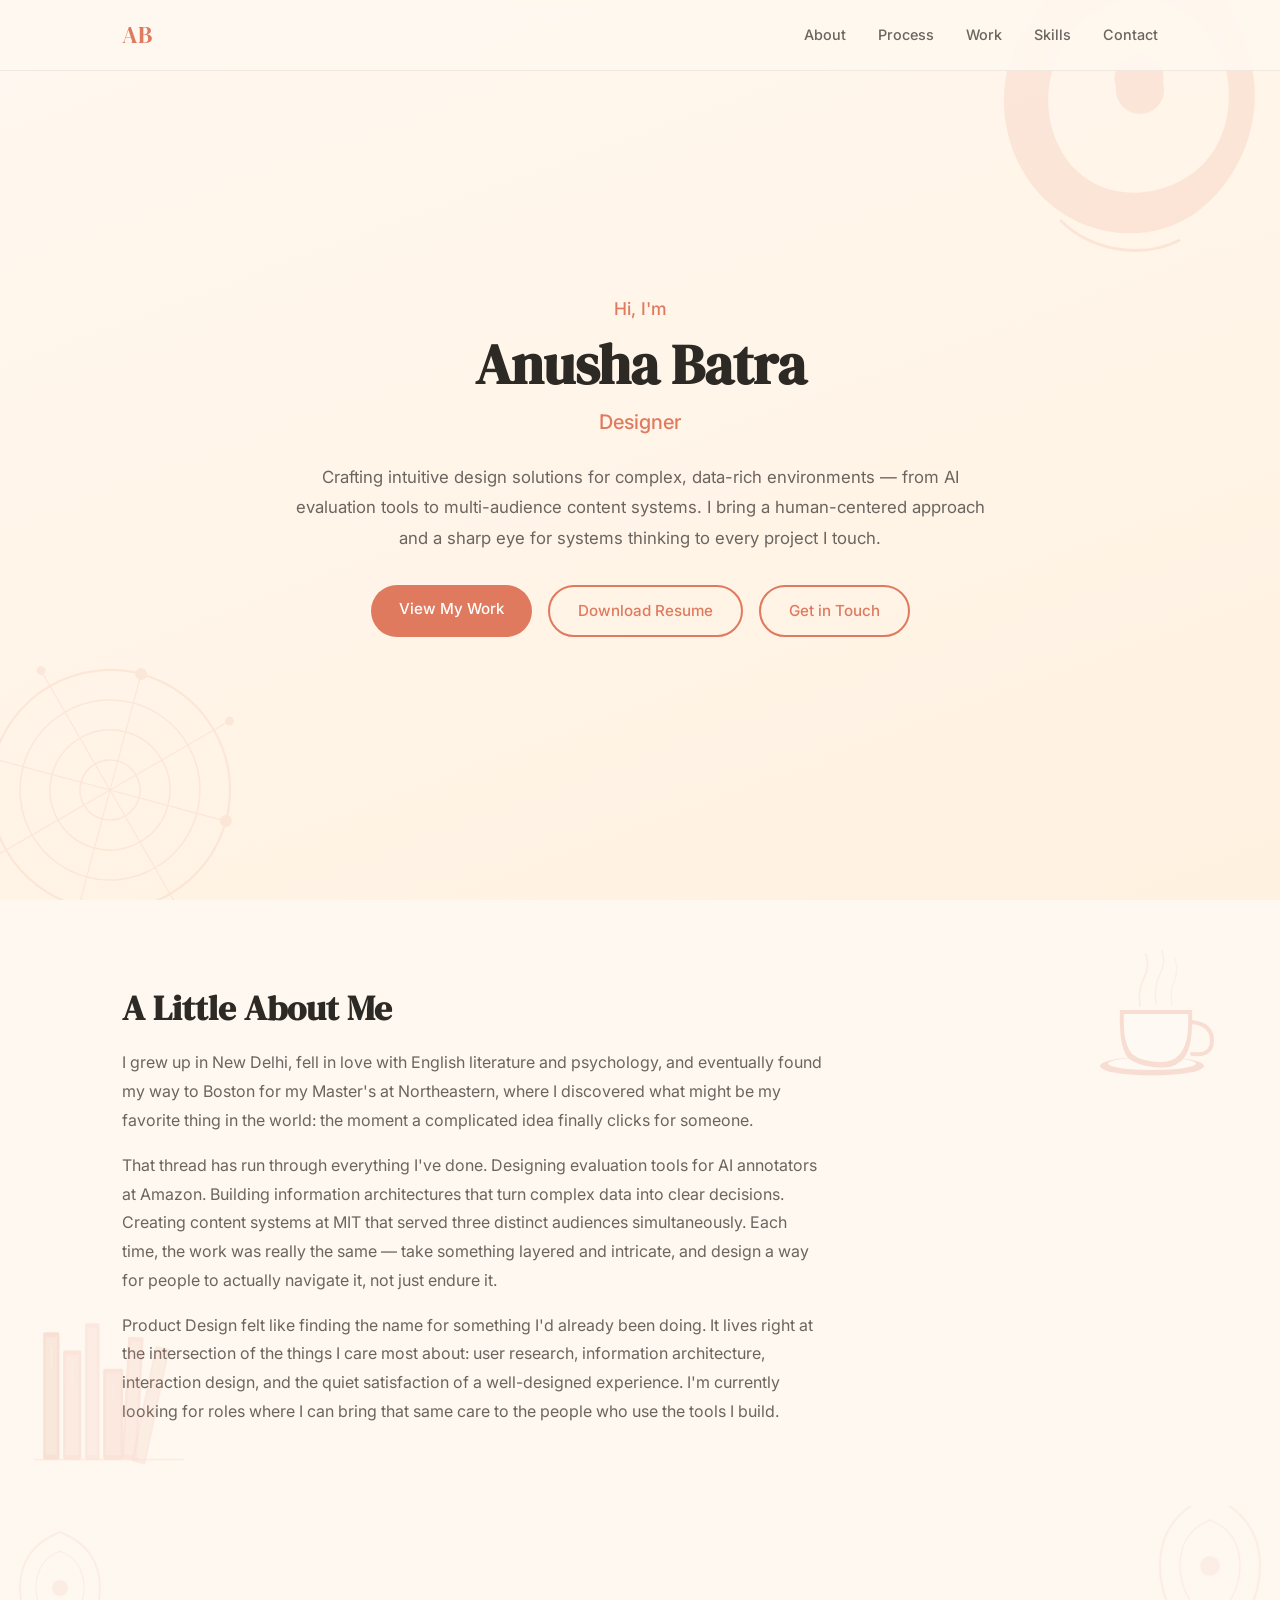
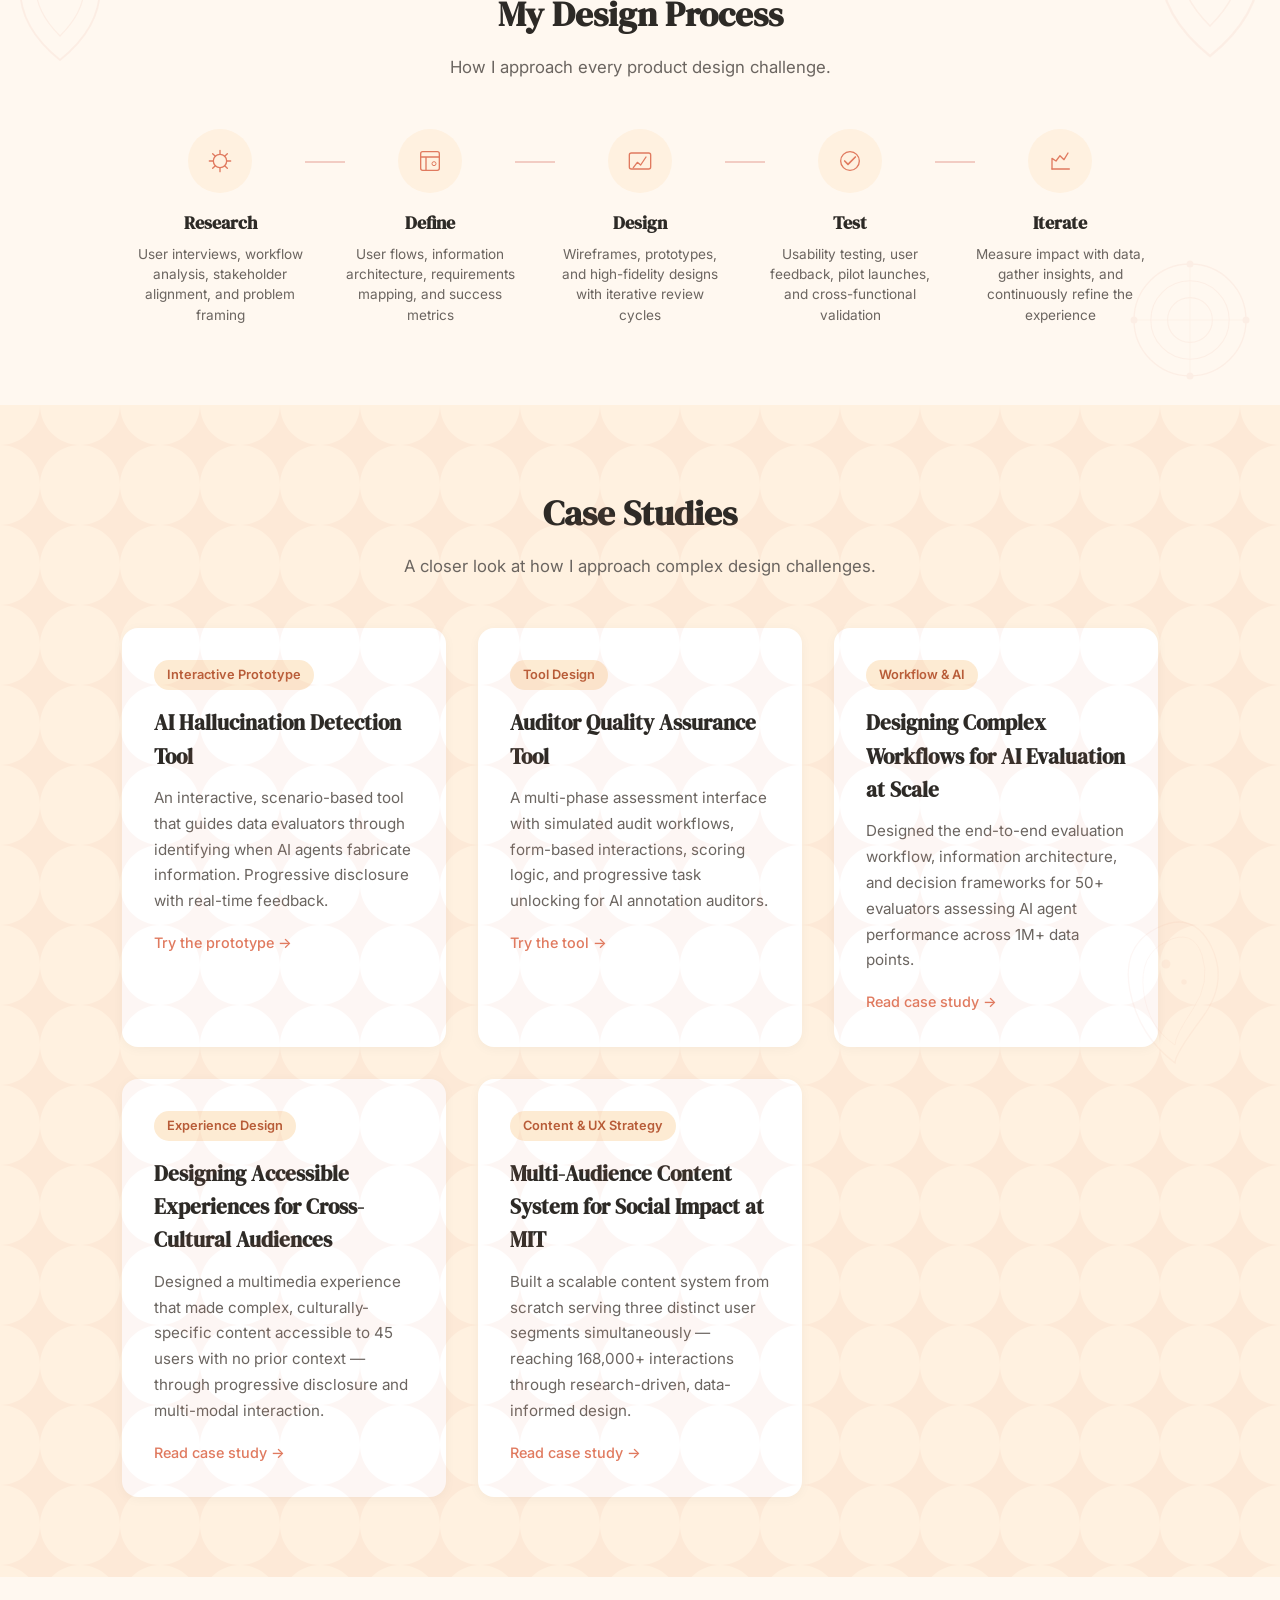
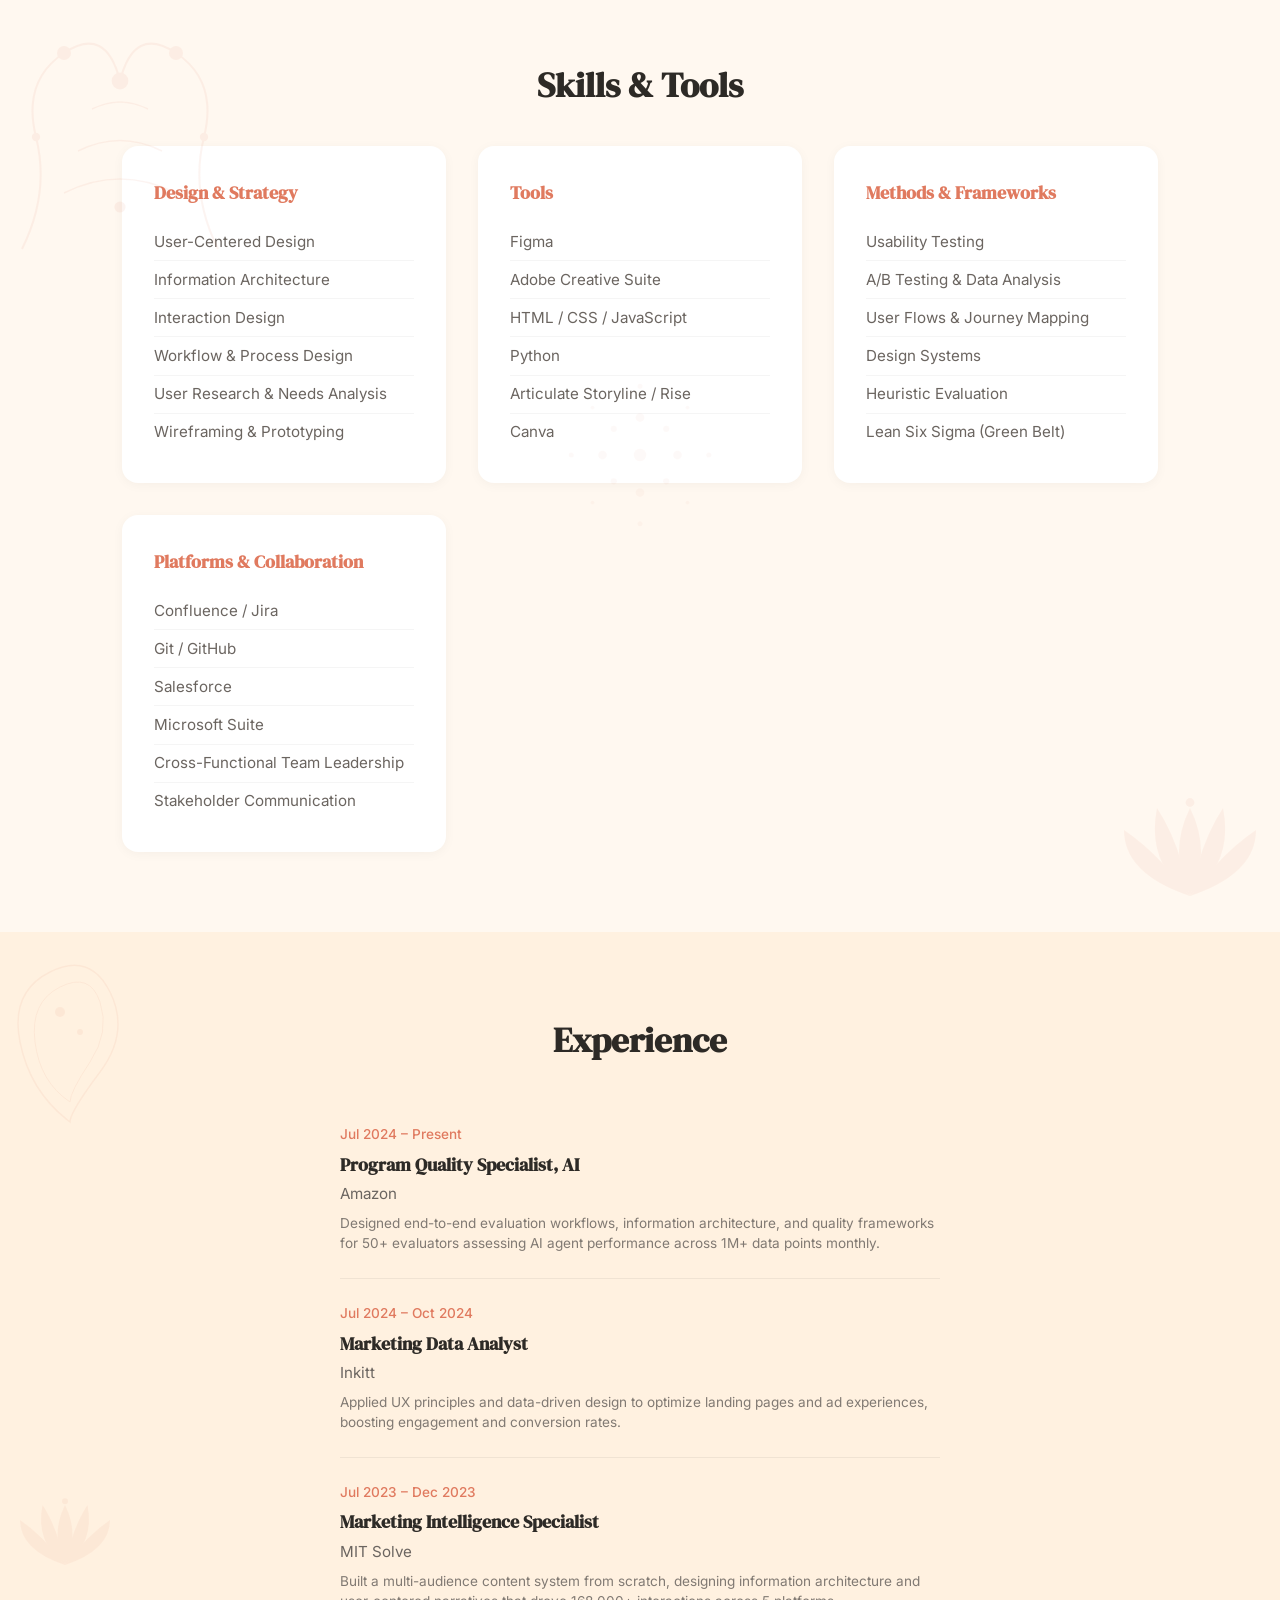
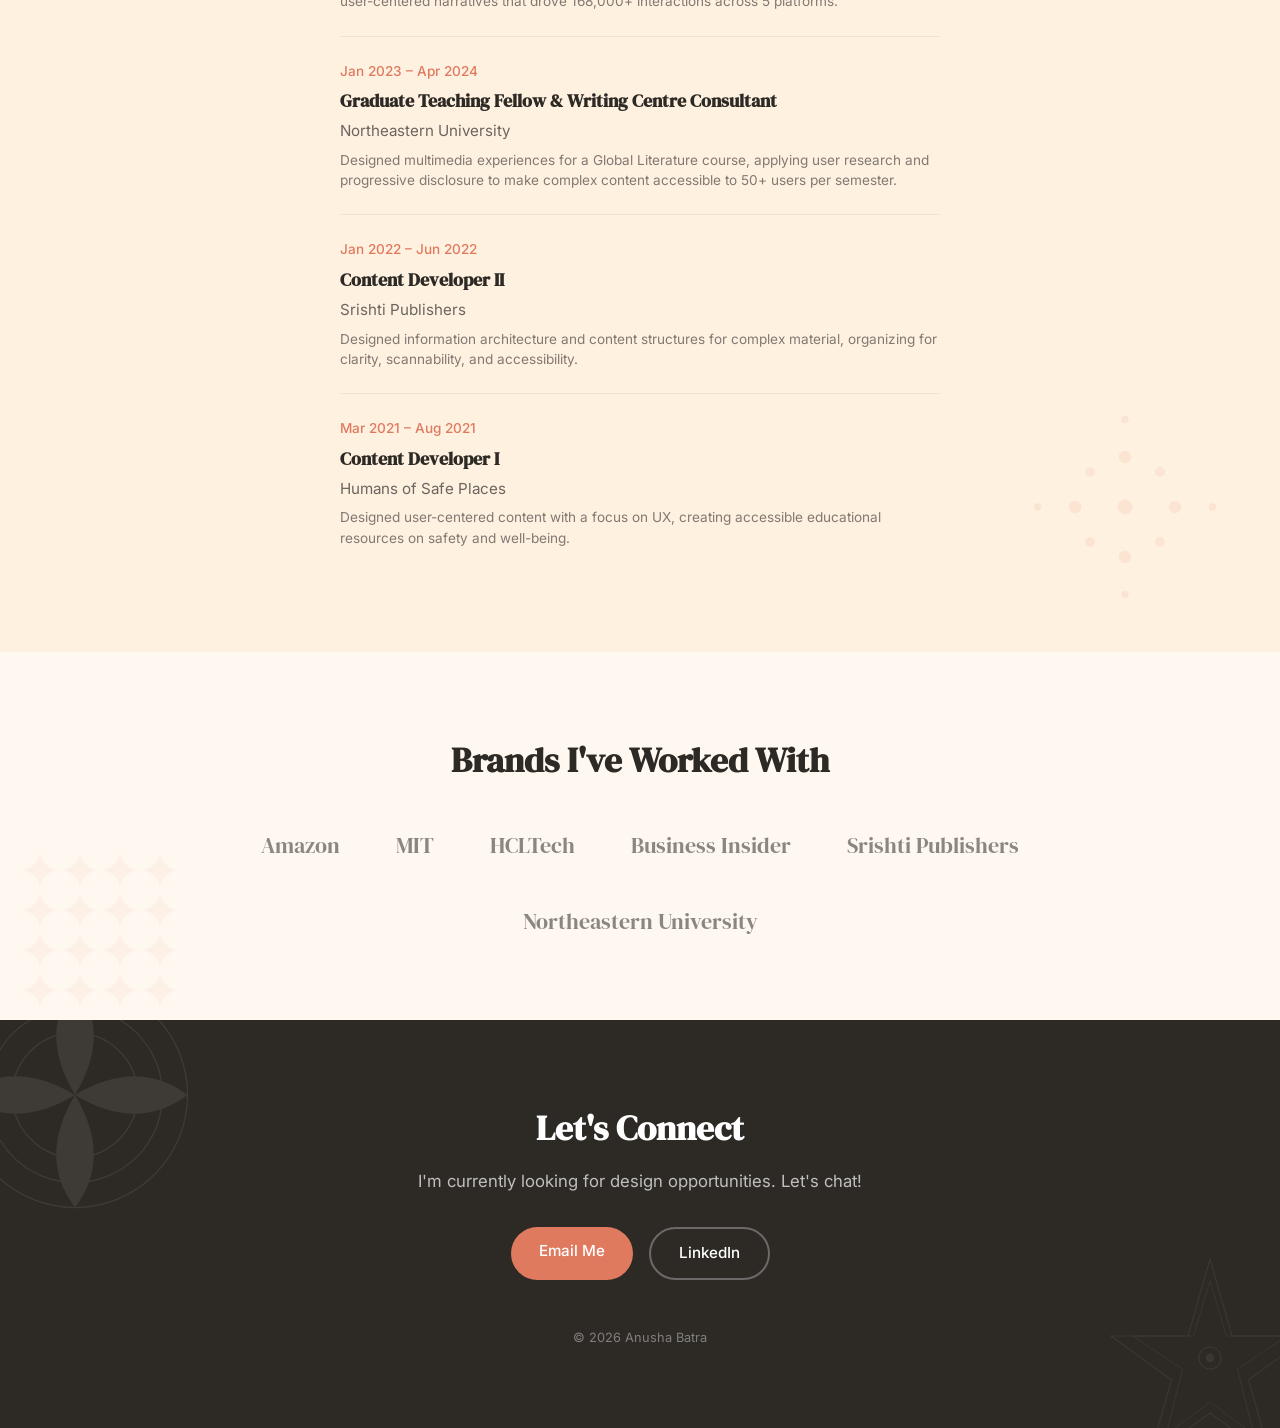
<file: index.html>
<!DOCTYPE html>
<html lang="en">
<head>
  <meta charset="UTF-8">
  <meta name="viewport" content="width=device-width, initial-scale=1.0">
  <title>Anusha Batra | Designer</title>
  <link rel="stylesheet" href="styles.css">
  <link rel="preconnect" href="https://fonts.googleapis.com">
  <link rel="preconnect" href="https://fonts.gstatic.com" crossorigin>
  <link href="https://fonts.googleapis.com/css2?family=DM+Serif+Display&family=Inter:wght@400;500;600&display=swap" rel="stylesheet">
</head>
<body>
  <nav class="navbar" aria-label="Main navigation">
    <div class="nav-container">
      <a href="#" class="nav-logo">AB</a>
      <ul class="nav-links">
        <li><a href="#about">About</a></li>
        <li><a href="#process">Process</a></li>
        <li><a href="#work">Work</a></li>
        <li><a href="#skills">Skills</a></li>
        <li><a href="#contact">Contact</a></li>
      </ul>
    </div>
  </nav>

  <header class="hero" id="about">
    <div class="motif motif-hero-1" aria-hidden="true"></div>
    <div class="motif motif-hero-2" aria-hidden="true"></div>
    <div class="motif motif-hero-3" aria-hidden="true"></div>
    <div class="hero-content">
      <p class="hero-greeting">Hi, I'm</p>
      <h1 class="hero-name">Anusha Batra</h1>
      <p class="hero-title">Designer</p>
      <p class="hero-bio">
        Crafting intuitive design solutions for complex, data-rich environments &mdash; from 
        AI evaluation tools to multi-audience content systems. I bring a human-centered approach 
        and a sharp eye for systems thinking to every project I touch.
      </p>
      <div class="hero-cta">
        <a href="#work" class="btn btn-primary">View My Work</a>
        <a href="resume.pdf" download class="btn btn-secondary">Download Resume</a>
        <a href="#contact" class="btn btn-secondary">Get in Touch</a>
      </div>
    </div>
  </header>

  <section class="about-me" id="about-me">
    <div class="section-container">
      <div class="about-grid">
        <div class="about-text">
          <h2 class="section-title" style="text-align:left;">A Little About Me</h2>
          <p>
            I grew up in New Delhi, fell in love with English literature and psychology, and 
            eventually found my way to Boston for my Master's at Northeastern, where I discovered 
            what might be my favorite thing in the world: the moment a complicated idea finally 
            clicks for someone.
          </p>
          <p>
            That thread has run through everything I've done. Designing evaluation tools for AI 
            annotators at Amazon. Building information architectures that turn complex data into 
            clear decisions. Creating content systems at MIT that served three distinct audiences 
            simultaneously. Each time, the work was really the same &mdash; take something layered 
            and intricate, and design a way for people to actually navigate it, not just endure it.
          </p>
          <p>
            Product Design felt like finding the name for something I'd already been doing. It 
            lives right at the intersection of the things I care most about: user research, 
            information architecture, interaction design, and the quiet satisfaction of a 
            well-designed experience. I'm currently looking for roles where I can 
            bring that same care to the people who use the tools I build.
          </p>
        </div>
      </div>
    </div>
  </section>

  <section class="process" id="process">
    <div class="motif motif-process-1" aria-hidden="true"></div>
    <div class="motif motif-process-2" aria-hidden="true"></div>
    <div class="section-container">
      <h2 class="section-title">My Design Process</h2>
      <p class="section-subtitle">How I approach every product design challenge.</p>
      <div class="process-track">
        <div class="process-step">
          <div class="process-icon">
            <svg viewBox="0 0 48 48" fill="none" xmlns="http://www.w3.org/2000/svg" aria-hidden="true">
              <circle cx="24" cy="24" r="10" stroke="currentColor" stroke-width="2"/>
              <path d="M24 14V8M24 40v-6M34 24h6M8 24h6M31 17l4-4M13 35l4-4M31 31l4 4M13 13l4 4" stroke="currentColor" stroke-width="2" stroke-linecap="round"/>
            </svg>
          </div>
          <h3 class="process-label">Research</h3>
          <p class="process-desc">User interviews, workflow analysis, stakeholder alignment, and problem framing</p>
        </div>
        <div class="process-connector" aria-hidden="true"></div>
        <div class="process-step">
          <div class="process-icon">
            <svg viewBox="0 0 48 48" fill="none" xmlns="http://www.w3.org/2000/svg" aria-hidden="true">
              <rect x="10" y="10" width="28" height="28" rx="3" stroke="currentColor" stroke-width="2"/>
              <path d="M10 18h28M18 18v20" stroke="currentColor" stroke-width="2"/>
              <circle cx="30" cy="28" r="3" stroke="currentColor" stroke-width="1.5"/>
            </svg>
          </div>
          <h3 class="process-label">Define</h3>
          <p class="process-desc">User flows, information architecture, requirements mapping, and success metrics</p>
        </div>
        <div class="process-connector" aria-hidden="true"></div>
        <div class="process-step">
          <div class="process-icon">
            <svg viewBox="0 0 48 48" fill="none" xmlns="http://www.w3.org/2000/svg" aria-hidden="true">
              <path d="M14 34l6-8 5 4 8-12" stroke="currentColor" stroke-width="2" stroke-linecap="round" stroke-linejoin="round"/>
              <rect x="8" y="12" width="32" height="24" rx="3" stroke="currentColor" stroke-width="2"/>
            </svg>
          </div>
          <h3 class="process-label">Design</h3>
          <p class="process-desc">Wireframes, prototypes, and high-fidelity designs with iterative review cycles</p>
        </div>
        <div class="process-connector" aria-hidden="true"></div>
        <div class="process-step">
          <div class="process-icon">
            <svg viewBox="0 0 48 48" fill="none" xmlns="http://www.w3.org/2000/svg" aria-hidden="true">
              <path d="M16 24l5 5 11-11" stroke="currentColor" stroke-width="2.5" stroke-linecap="round" stroke-linejoin="round"/>
              <circle cx="24" cy="24" r="14" stroke="currentColor" stroke-width="2"/>
            </svg>
          </div>
          <h3 class="process-label">Test</h3>
          <p class="process-desc">Usability testing, user feedback, pilot launches, and cross-functional validation</p>
        </div>
        <div class="process-connector" aria-hidden="true"></div>
        <div class="process-step">
          <div class="process-icon">
            <svg viewBox="0 0 48 48" fill="none" xmlns="http://www.w3.org/2000/svg" aria-hidden="true">
              <path d="M12 36V20l6 4 6-8 6 6 6-10" stroke="currentColor" stroke-width="2" stroke-linecap="round" stroke-linejoin="round"/>
              <path d="M12 36h26" stroke="currentColor" stroke-width="2" stroke-linecap="round"/>
            </svg>
          </div>
          <h3 class="process-label">Iterate</h3>
          <p class="process-desc">Measure impact with data, gather insights, and continuously refine the experience</p>
        </div>
      </div>
    </div>
  </section>

  <section class="work" id="work">
    <div class="motif motif-work-1" aria-hidden="true"></div>
    <div class="section-container">
      <h2 class="section-title">Case Studies</h2>
      <p class="section-subtitle">A closer look at how I approach complex design challenges.</p>

      <div class="case-studies-grid">
        <article class="case-card">
          <a href="sample-course.html" class="case-card-link">
          <div class="case-tag">Interactive Prototype</div>
          <h3 class="case-title">AI Hallucination Detection Tool</h3>
          <p class="case-summary">
            An interactive, scenario-based tool that guides data evaluators through 
            identifying when AI agents fabricate information. Progressive disclosure 
            with real-time feedback.
          </p>
          <span class="case-link">Try the prototype &rarr;</span>
          </a>
        </article>

        <article class="case-card">
          <a href="audit-test/index.html" class="case-card-link">
          <div class="case-tag">Tool Design</div>
          <h3 class="case-title">Auditor Quality Assurance Tool</h3>
          <p class="case-summary">
            A multi-phase assessment interface with simulated audit workflows, 
            form-based interactions, scoring logic, and progressive task unlocking 
            for AI annotation auditors.
          </p>
          <span class="case-link">Try the tool &rarr;</span>
          </a>
        </article>

        <article class="case-card">
          <a href="case-study-1.html" class="case-card-link">
          <div class="case-tag">Workflow &amp; AI</div>
          <h3 class="case-title">Designing Complex Workflows for AI Evaluation at Scale</h3>
          <p class="case-summary">
            Designed the end-to-end evaluation workflow, information architecture, and decision 
            frameworks for 50+ evaluators assessing AI agent performance across 1M+ data points.
          </p>
          <span class="case-link">Read case study &rarr;</span>
          </a>
        </article>

        <article class="case-card">
          <a href="case-study-2.html" class="case-card-link">
          <div class="case-tag">Experience Design</div>
          <h3 class="case-title">Designing Accessible Experiences for Cross-Cultural Audiences</h3>
          <p class="case-summary">
            Designed a multimedia experience that made complex, culturally-specific content 
            accessible to 45 users with no prior context &mdash; through progressive disclosure 
            and multi-modal interaction.
          </p>
          <span class="case-link">Read case study &rarr;</span>
          </a>
        </article>

        <article class="case-card">
          <a href="case-study-3.html" class="case-card-link">
          <div class="case-tag">Content &amp; UX Strategy</div>
          <h3 class="case-title">Multi-Audience Content System for Social Impact at MIT</h3>
          <p class="case-summary">
            Built a scalable content system from scratch serving three distinct user segments 
            simultaneously &mdash; reaching 168,000+ interactions through research-driven, 
            data-informed design.
          </p>
          <span class="case-link">Read case study &rarr;</span>
          </a>
        </article>
      </div>
    </div>
  </section>

  <section class="skills" id="skills">
    <div class="motif motif-skills-1" aria-hidden="true"></div>
    <div class="section-container">
      <h2 class="section-title">Skills &amp; Tools</h2>
      <div class="skills-grid">
        <div class="skill-group">
          <h3 class="skill-group-title">Design &amp; Strategy</h3>
          <ul class="skill-list">
            <li>User-Centered Design</li>
            <li>Information Architecture</li>
            <li>Interaction Design</li>
            <li>Workflow &amp; Process Design</li>
            <li>User Research &amp; Needs Analysis</li>
            <li>Wireframing &amp; Prototyping</li>
          </ul>
        </div>
        <div class="skill-group">
          <h3 class="skill-group-title">Tools</h3>
          <ul class="skill-list">
            <li>Figma</li>
            <li>Adobe Creative Suite</li>
            <li>HTML / CSS / JavaScript</li>
            <li>Python</li>
            <li>Articulate Storyline / Rise</li>
            <li>Canva</li>
          </ul>
        </div>
        <div class="skill-group">
          <h3 class="skill-group-title">Methods &amp; Frameworks</h3>
          <ul class="skill-list">
            <li>Usability Testing</li>
            <li>A/B Testing &amp; Data Analysis</li>
            <li>User Flows &amp; Journey Mapping</li>
            <li>Design Systems</li>
            <li>Heuristic Evaluation</li>
            <li>Lean Six Sigma (Green Belt)</li>
          </ul>
        </div>
        <div class="skill-group">
          <h3 class="skill-group-title">Platforms &amp; Collaboration</h3>
          <ul class="skill-list">
            <li>Confluence / Jira</li>
            <li>Git / GitHub</li>
            <li>Salesforce</li>
            <li>Microsoft Suite</li>
            <li>Cross-Functional Team Leadership</li>
            <li>Stakeholder Communication</li>
          </ul>
        </div>
      </div>
    </div>
  </section>

  <section class="experience" id="experience">
    <div class="motif motif-exp-1" aria-hidden="true"></div>
    <div class="section-container">
      <h2 class="section-title">Experience</h2>
      <div class="timeline">
        <div class="timeline-item">
          <div class="timeline-date">Jul 2024 &ndash; Present</div>
          <h3 class="timeline-role">Program Quality Specialist, AI</h3>
          <p class="timeline-company">Amazon</p>
          <p class="timeline-desc">Designed end-to-end evaluation workflows, information architecture, and quality frameworks for 50+ evaluators assessing AI agent performance across 1M+ data points monthly.</p>
        </div>
        <div class="timeline-item">
          <div class="timeline-date">Jul 2024 &ndash; Oct 2024</div>
          <h3 class="timeline-role">Marketing Data Analyst</h3>
          <p class="timeline-company">Inkitt</p>
          <p class="timeline-desc">Applied UX principles and data-driven design to optimize landing pages and ad experiences, boosting engagement and conversion rates.</p>
        </div>
        <div class="timeline-item">
          <div class="timeline-date">Jul 2023 &ndash; Dec 2023</div>
          <h3 class="timeline-role">Marketing Intelligence Specialist</h3>
          <p class="timeline-company">MIT Solve</p>
          <p class="timeline-desc">Built a multi-audience content system from scratch, designing information architecture and user-centered narratives that drove 168,000+ interactions across 5 platforms.</p>
        </div>
        <div class="timeline-item">
          <div class="timeline-date">Jan 2023 &ndash; Apr 2024</div>
          <h3 class="timeline-role">Graduate Teaching Fellow &amp; Writing Centre Consultant</h3>
          <p class="timeline-company">Northeastern University</p>
          <p class="timeline-desc">Designed multimedia experiences for a Global Literature course, applying user research and progressive disclosure to make complex content accessible to 50+ users per semester.</p>
        </div>
        <div class="timeline-item">
          <div class="timeline-date">Jan 2022 &ndash; Jun 2022</div>
          <h3 class="timeline-role">Content Developer II</h3>
          <p class="timeline-company">Srishti Publishers</p>
          <p class="timeline-desc">Designed information architecture and content structures for complex material, organizing for clarity, scannability, and accessibility.</p>
        </div>
        <div class="timeline-item">
          <div class="timeline-date">Mar 2021 &ndash; Aug 2021</div>
          <h3 class="timeline-role">Content Developer I</h3>
          <p class="timeline-company">Humans of Safe Places</p>
          <p class="timeline-desc">Designed user-centered content with a focus on UX, creating accessible educational resources on safety and well-being.</p>
        </div>
      </div>
    </div>
  </section>

  <section class="brands">
    <div class="motif motif-edu-1" aria-hidden="true"></div>
    <div class="section-container">
      <h2 class="section-title">Brands I've Worked With</h2>
      <div class="brands-grid">
        <div class="brand-item">Amazon</div>
        <div class="brand-item">MIT</div>
        <div class="brand-item">HCLTech</div>
        <div class="brand-item">Business Insider</div>
        <div class="brand-item">Srishti Publishers</div>
        <div class="brand-item">Northeastern University</div>
      </div>
    </div>
  </section>

  <footer class="footer" id="contact">
    <div class="section-container">
      <h2 class="section-title">Let's Connect</h2>
      <p class="footer-text">I'm currently looking for design opportunities. Let's chat!</p>
      <div class="footer-links">
        <a href="mailto:anusha.batra2009@gmail.com" class="btn btn-primary">Email Me</a>
        <a href="https://www.linkedin.com/in/anusha-batra/" target="_blank" rel="noopener noreferrer" class="btn btn-secondary">LinkedIn</a>
      </div>
      <p class="footer-copy">&copy; 2026 Anusha Batra</p>
    </div>
  </footer>
</body>
</html>
</file>
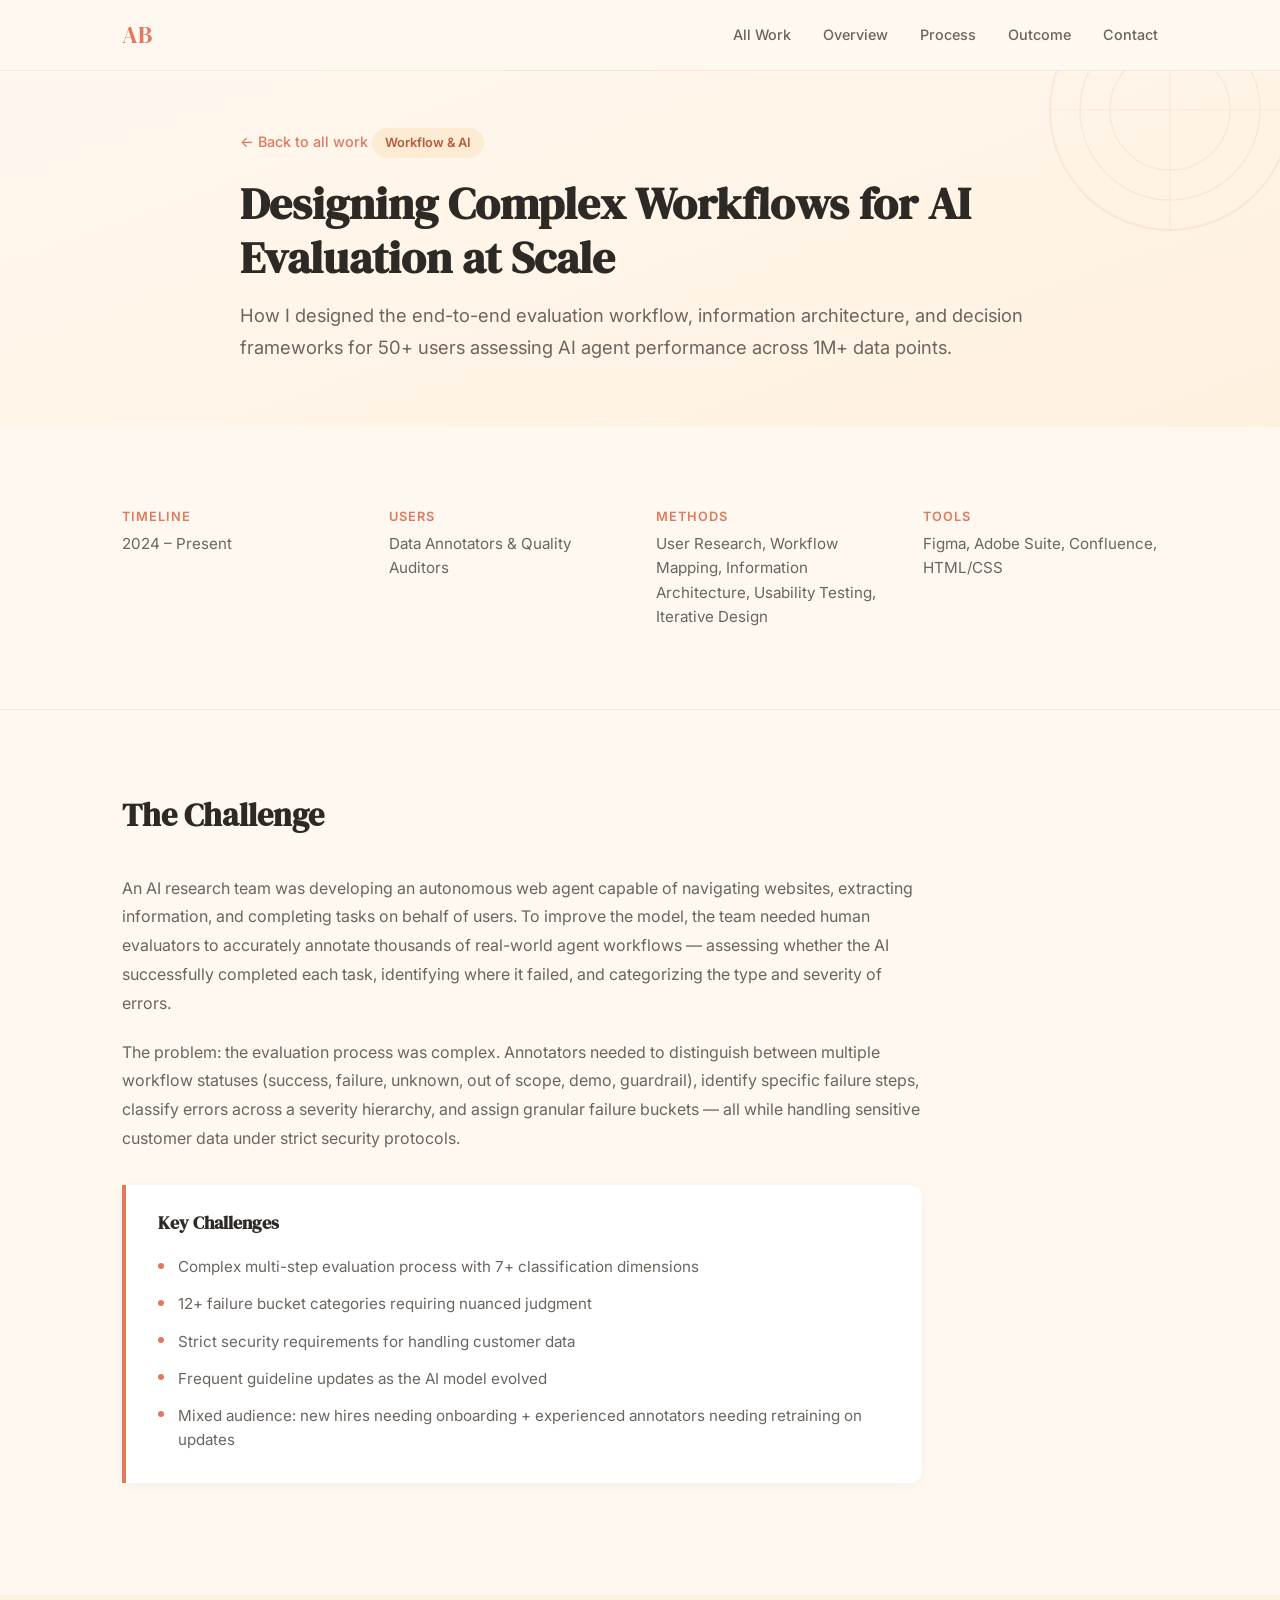
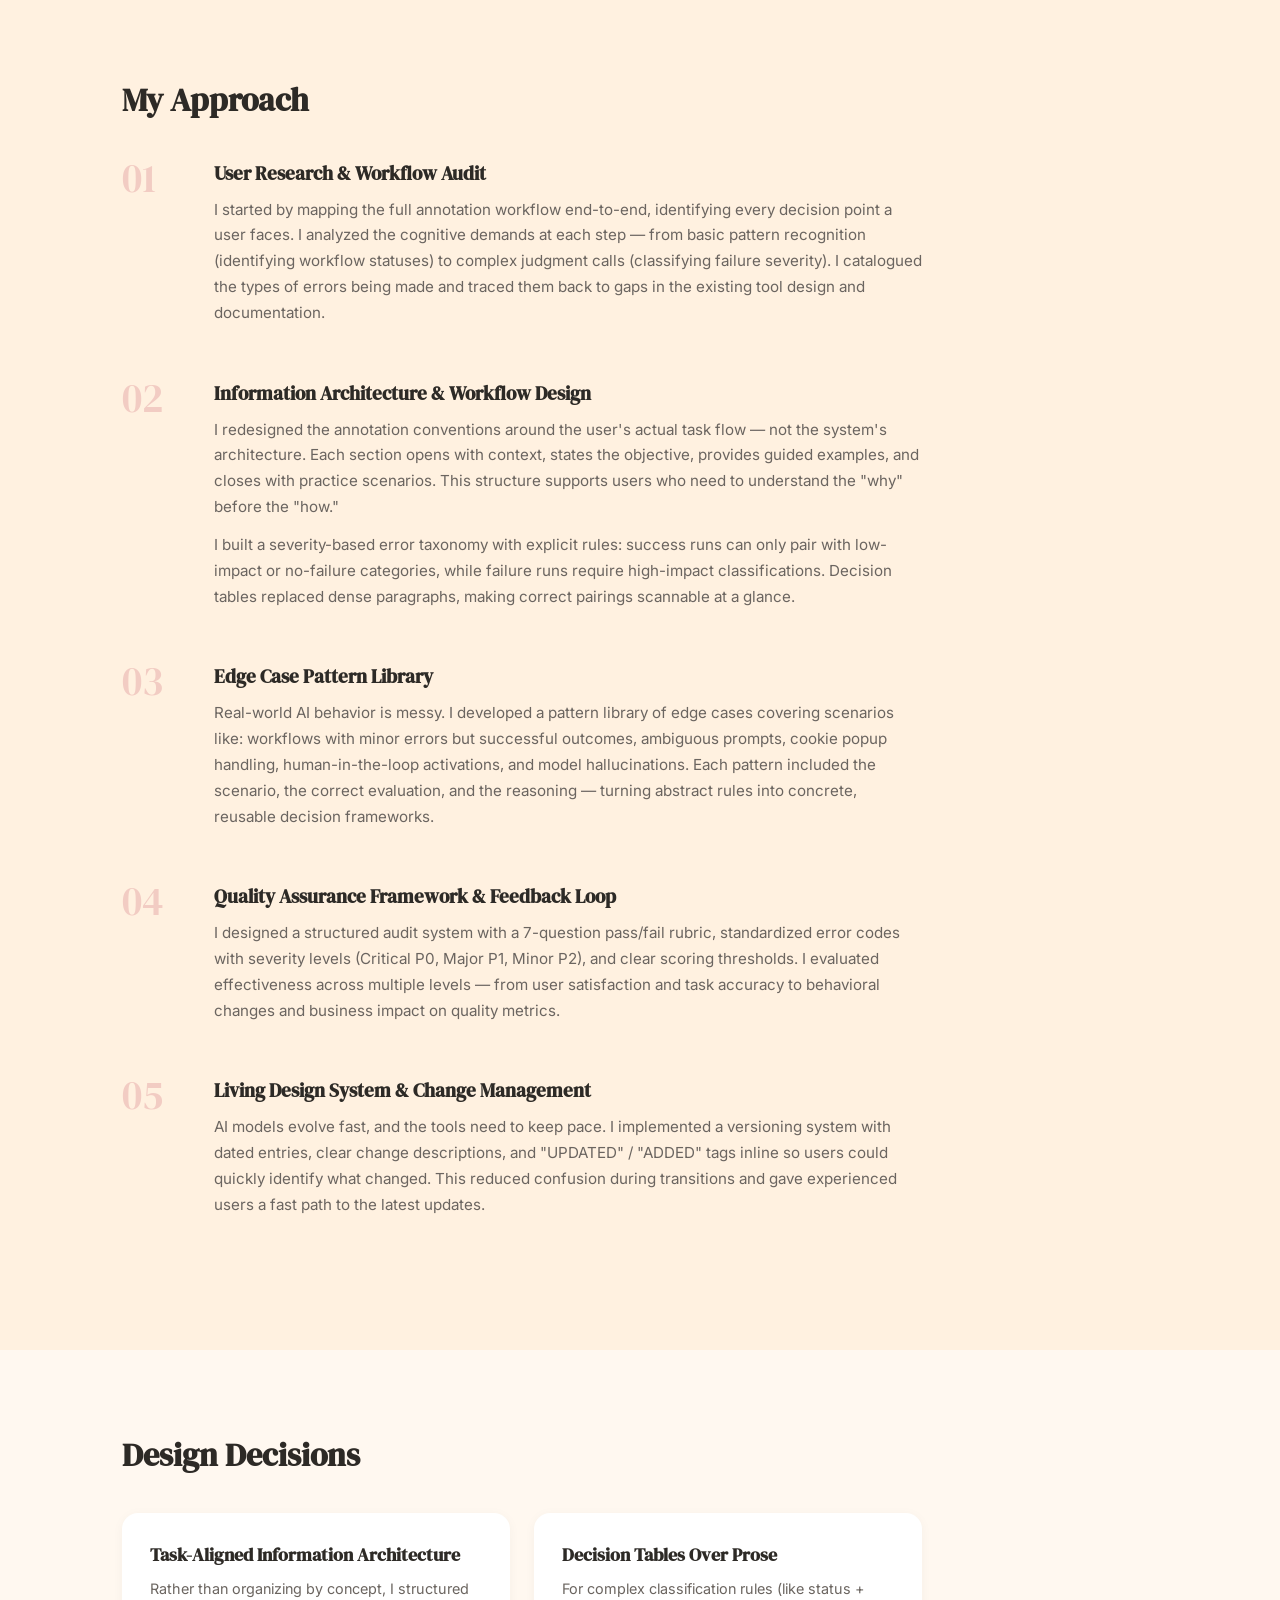
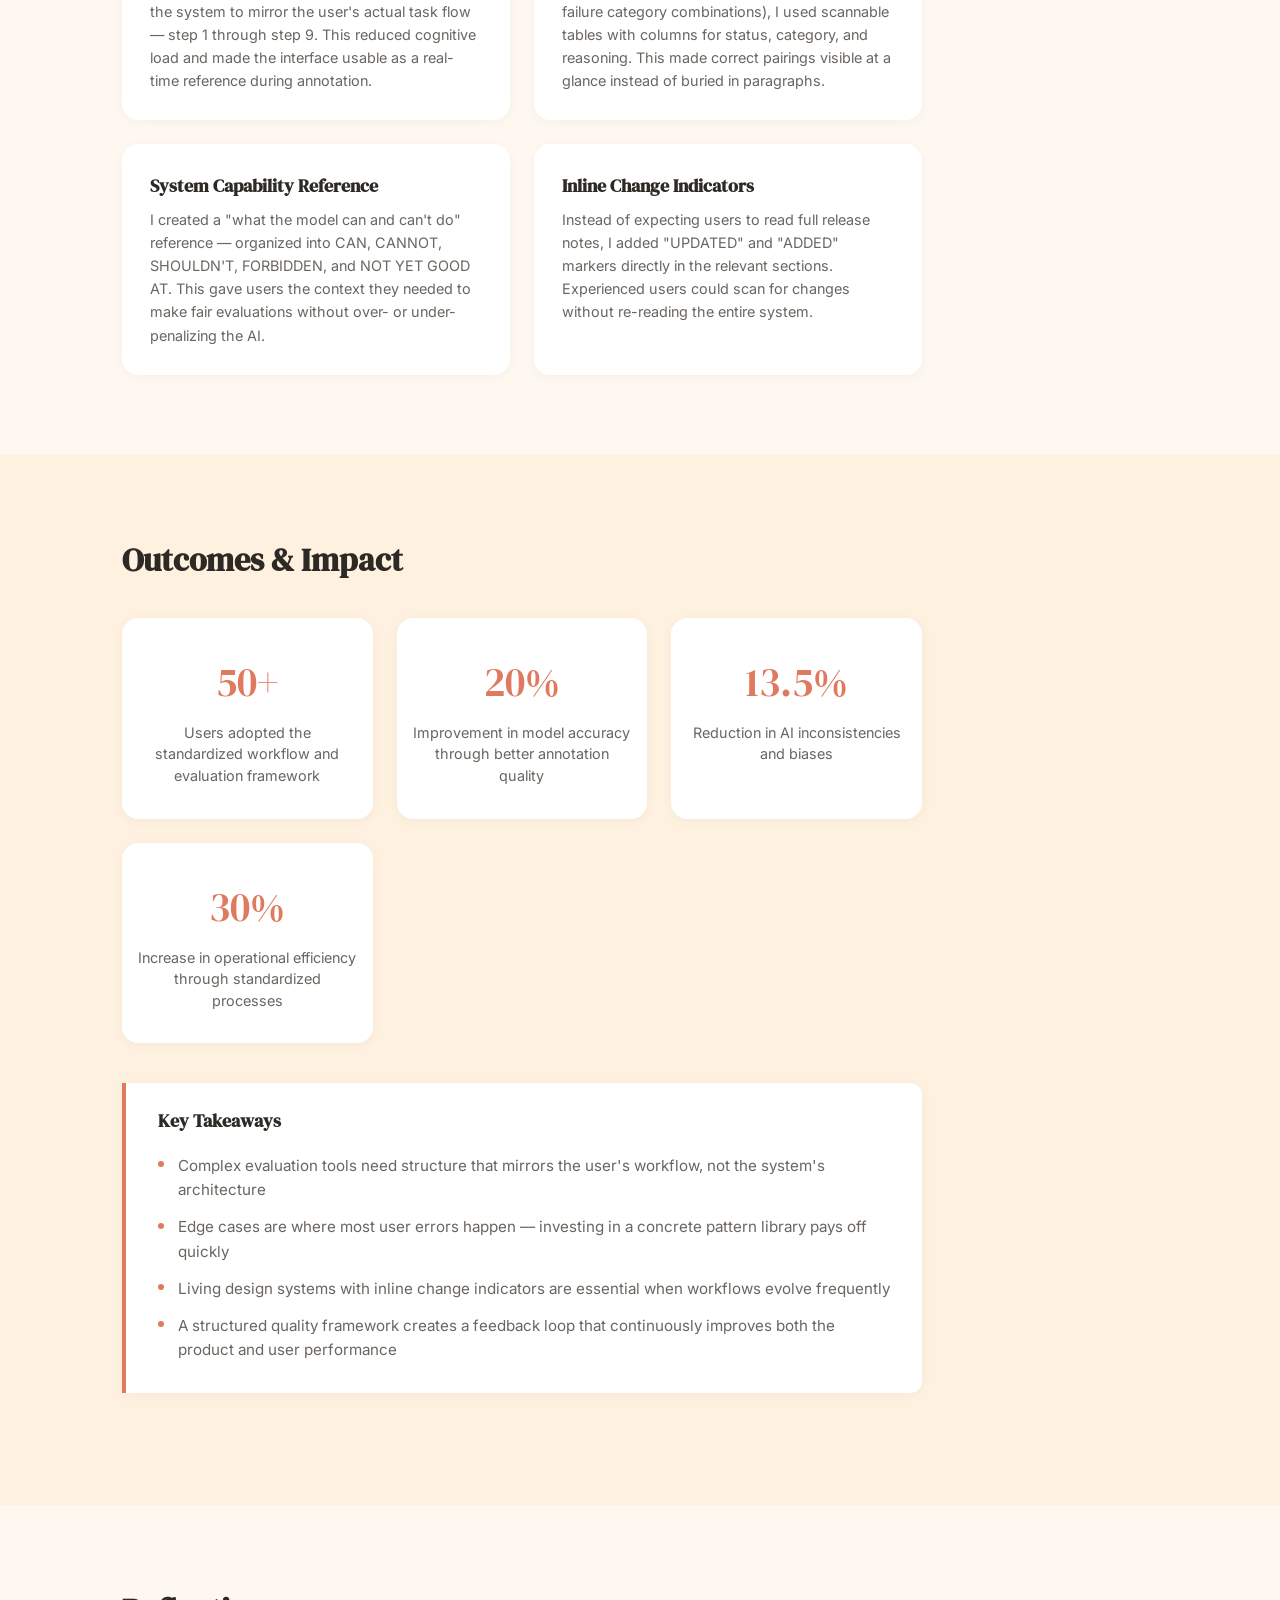
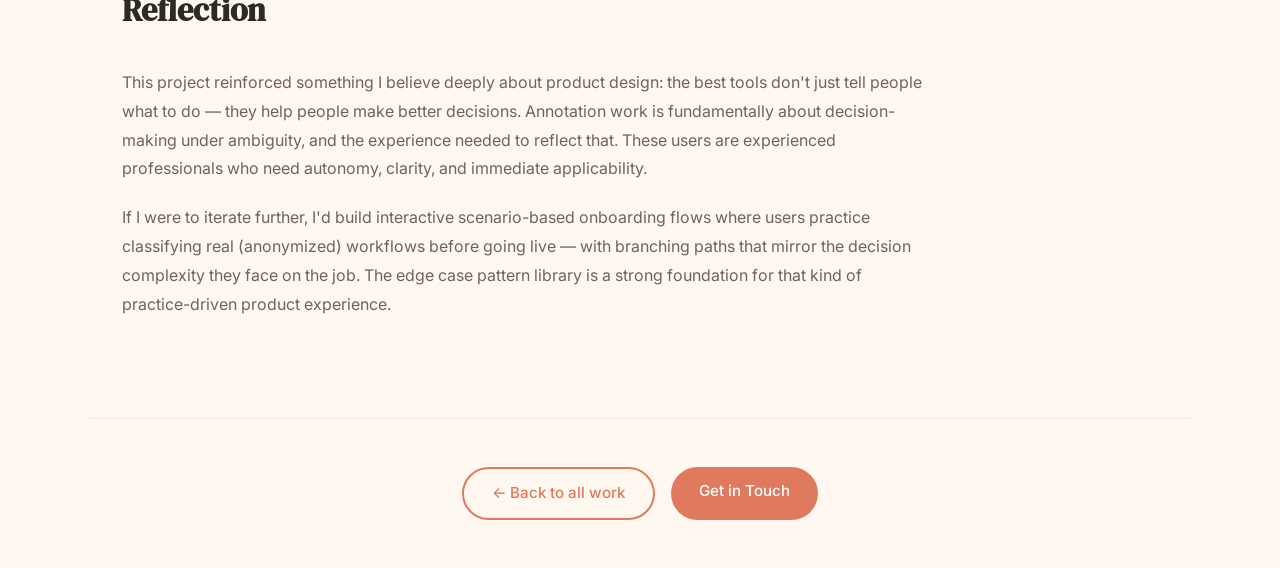
<file: case-study-1.html>
<!DOCTYPE html>
<html lang="en">
<head>
  <meta charset="UTF-8">
  <meta name="viewport" content="width=device-width, initial-scale=1.0">
  <title>Case Study: AI Evaluation Workflow Design | Anusha Batra</title>
  <link rel="stylesheet" href="styles.css">
  <link rel="stylesheet" href="case-study.css">
  <link rel="preconnect" href="https://fonts.googleapis.com">
  <link rel="preconnect" href="https://fonts.gstatic.com" crossorigin>
  <link href="https://fonts.googleapis.com/css2?family=DM+Serif+Display&family=Inter:wght@400;500;600&display=swap" rel="stylesheet">
</head>
<body>
  <nav class="navbar" aria-label="Main navigation">
    <div class="nav-container">
      <a href="index.html" class="nav-logo">AB</a>
      <ul class="nav-links">
        <li><a href="index.html#work">All Work</a></li>
        <li><a href="#overview">Overview</a></li>
        <li><a href="#process">Process</a></li>
        <li><a href="#outcome">Outcome</a></li>
        <li><a href="index.html#contact">Contact</a></li>
      </ul>
    </div>
  </nav>

  <header class="cs-hero">
    <div class="cs-hero-content">
      <a href="index.html#work" class="cs-back">&larr; Back to all work</a>
      <div class="cs-tag">Workflow &amp; AI</div>
      <h1 class="cs-title">Designing Complex Workflows for AI Evaluation at Scale</h1>
      <p class="cs-subtitle">How I designed the end-to-end evaluation workflow, information architecture, and decision frameworks for 50+ users assessing AI agent performance across 1M+ data points.</p>
    </div>
  </header>

  <section class="cs-meta">
    <div class="section-container">
      <div class="cs-meta-grid">
        <div class="cs-meta-item">
          <h3 class="cs-meta-label">Timeline</h3>
          <p>2024 &ndash; Present</p>
        </div>
        <div class="cs-meta-item">
          <h3 class="cs-meta-label">Users</h3>
          <p>Data Annotators &amp; Quality Auditors</p>
        </div>
        <div class="cs-meta-item">
          <h3 class="cs-meta-label">Methods</h3>
          <p>User Research, Workflow Mapping, Information Architecture, Usability Testing, Iterative Design</p>
        </div>
        <div class="cs-meta-item">
          <h3 class="cs-meta-label">Tools</h3>
          <p>Figma, Adobe Suite, Confluence, HTML/CSS</p>
        </div>
      </div>
    </div>
  </section>

  <section class="cs-section" id="overview">
    <div class="section-container">
      <h2 class="cs-section-title">The Challenge</h2>
      <div class="cs-content">
        <p>
          An AI research team was developing an autonomous web agent capable of navigating websites, 
          extracting information, and completing tasks on behalf of users. To improve the model, the team 
          needed human evaluators to accurately annotate thousands of real-world agent workflows — assessing 
          whether the AI successfully completed each task, identifying where it failed, and categorizing 
          the type and severity of errors.
        </p>
        <p>
          The problem: the evaluation process was complex. Annotators needed to distinguish between 
          multiple workflow statuses (success, failure, unknown, out of scope, demo, guardrail), 
          identify specific failure steps, classify errors across a severity hierarchy, and assign 
          granular failure buckets — all while handling sensitive customer data under strict security 
          protocols.
        </p>

        <div class="cs-callout">
          <h3>Key Challenges</h3>
          <ul>
            <li>Complex multi-step evaluation process with 7+ classification dimensions</li>
            <li>12+ failure bucket categories requiring nuanced judgment</li>
            <li>Strict security requirements for handling customer data</li>
            <li>Frequent guideline updates as the AI model evolved</li>
            <li>Mixed audience: new hires needing onboarding + experienced annotators needing retraining on updates</li>
          </ul>
        </div>
      </div>
    </div>
  </section>

  <section class="cs-section cs-section-alt" id="process">
    <div class="section-container">
      <h2 class="cs-section-title">My Approach</h2>
      <div class="cs-content">

        <div class="cs-process-step">
          <div class="cs-step-number">01</div>
          <div class="cs-step-content">
            <h3>User Research &amp; Workflow Audit</h3>
            <p>
              I started by mapping the full annotation workflow end-to-end, identifying every decision 
              point a user faces. I analyzed the cognitive demands at each 
              step — from basic pattern recognition (identifying workflow statuses) to complex judgment 
              calls (classifying failure severity). I catalogued the types of errors being made and traced 
              them back to gaps in the existing tool design and documentation.
            </p>
          </div>
        </div>

        <div class="cs-process-step">
          <div class="cs-step-number">02</div>
          <div class="cs-step-content">
            <h3>Information Architecture &amp; Workflow Design</h3>
            <p>
              I redesigned the annotation conventions around the user's actual 
              task flow — not the system's architecture. Each section opens with context, 
              states the objective, provides guided examples, and closes with practice scenarios. 
              This structure supports users who need to understand the "why" before the "how."
            </p>
            <p>
              I built a severity-based error taxonomy with explicit rules: success runs can only 
              pair with low-impact or no-failure categories, while failure runs require high-impact 
              classifications. Decision tables replaced dense paragraphs, making correct pairings 
              scannable at a glance.
            </p>
          </div>
        </div>

        <div class="cs-process-step">
          <div class="cs-step-number">03</div>
          <div class="cs-step-content">
            <h3>Edge Case Pattern Library</h3>
            <p>
              Real-world AI behavior is messy. I developed a pattern library of edge cases covering scenarios 
              like: workflows with minor errors but successful outcomes, ambiguous prompts, cookie popup 
              handling, human-in-the-loop activations, and model hallucinations. Each pattern included 
              the scenario, the correct evaluation, and the reasoning — turning abstract rules into 
              concrete, reusable decision frameworks.
            </p>
          </div>
        </div>

        <div class="cs-process-step">
          <div class="cs-step-number">04</div>
          <div class="cs-step-content">
            <h3>Quality Assurance Framework &amp; Feedback Loop</h3>
            <p>
              I designed a structured audit system with a 7-question pass/fail rubric, standardized 
              error codes with severity levels (Critical P0, Major P1, Minor P2), and clear scoring 
              thresholds. I evaluated effectiveness across 
              multiple levels — from user satisfaction and task accuracy to behavioral 
              changes and business impact on quality metrics.
            </p>
          </div>
        </div>

        <div class="cs-process-step">
          <div class="cs-step-number">05</div>
          <div class="cs-step-content">
            <h3>Living Design System &amp; Change Management</h3>
            <p>
              AI models evolve fast, and the tools need to keep pace. I implemented a versioning 
              system with dated entries, clear change descriptions, and "UPDATED" / "ADDED" tags 
              inline so users could quickly identify what changed. This reduced confusion during 
              transitions and gave experienced users a fast path to the latest updates.
            </p>
          </div>
        </div>

      </div>
    </div>
  </section>

  <section class="cs-section" id="design">
    <div class="section-container">
      <h2 class="cs-section-title">Design Decisions</h2>
      <div class="cs-content">
        <div class="cs-design-grid">
          <div class="cs-design-card">
            <h3>Task-Aligned Information Architecture</h3>
            <p>
              Rather than organizing by concept, I structured the system to mirror the user's 
              actual task flow — step 1 through step 9. This reduced cognitive load and made the 
              interface usable as a real-time reference during annotation.
            </p>
          </div>
          <div class="cs-design-card">
            <h3>Decision Tables Over Prose</h3>
            <p>
              For complex classification rules (like status + failure category combinations), I used 
              scannable tables with columns for status, category, and reasoning. This made correct 
              pairings visible at a glance instead of buried in paragraphs.
            </p>
          </div>
          <div class="cs-design-card">
            <h3>System Capability Reference</h3>
            <p>
              I created a "what the model can and can't do" reference — organized into CAN, CANNOT, 
              SHOULDN'T, FORBIDDEN, and NOT YET GOOD AT. This gave users the context they needed 
              to make fair evaluations without over- or under-penalizing the AI.
            </p>
          </div>
          <div class="cs-design-card">
            <h3>Inline Change Indicators</h3>
            <p>
              Instead of expecting users to read full release notes, I added "UPDATED" and "ADDED" 
              markers directly in the relevant sections. Experienced users could scan for changes 
              without re-reading the entire system.
            </p>
          </div>
        </div>
      </div>
    </div>
  </section>

  <section class="cs-section cs-section-alt" id="outcome">
    <div class="section-container">
      <h2 class="cs-section-title">Outcomes &amp; Impact</h2>
      <div class="cs-content">
        <div class="cs-outcomes-grid">
          <div class="cs-outcome-card">
            <div class="cs-outcome-number">50+</div>
            <p>Users adopted the standardized workflow and evaluation framework</p>
          </div>
          <div class="cs-outcome-card">
            <div class="cs-outcome-number">20%</div>
            <p>Improvement in model accuracy through better annotation quality</p>
          </div>
          <div class="cs-outcome-card">
            <div class="cs-outcome-number">13.5%</div>
            <p>Reduction in AI inconsistencies and biases</p>
          </div>
          <div class="cs-outcome-card">
            <div class="cs-outcome-number">30%</div>
            <p>Increase in operational efficiency through standardized processes</p>
          </div>
        </div>

        <div class="cs-callout">
          <h3>Key Takeaways</h3>
          <ul>
            <li>Complex evaluation tools need structure that mirrors the user's workflow, not the system's architecture</li>
            <li>Edge cases are where most user errors happen — investing in a concrete pattern library pays off quickly</li>
            <li>Living design systems with inline change indicators are essential when workflows evolve frequently</li>
            <li>A structured quality framework creates a feedback loop that continuously improves both the product and user performance</li>
          </ul>
        </div>
      </div>
    </div>
  </section>

  <section class="cs-section">
    <div class="section-container">
      <h2 class="cs-section-title">Reflection</h2>
      <div class="cs-content">
        <p>
          This project reinforced something I believe deeply about product design: the best tools 
          don't just tell people what to do — they help people make better decisions. 
          Annotation work is fundamentally about decision-making under ambiguity, and the 
          experience needed to reflect that. These users 
          are experienced professionals who need autonomy, clarity, and immediate applicability.
        </p>
        <p>
          If I were to iterate further, I'd build interactive scenario-based onboarding flows 
          where users practice classifying real (anonymized) workflows 
          before going live — with branching paths that mirror the decision complexity they 
          face on the job. The edge case pattern library is a strong foundation for that kind of 
          practice-driven product experience.
        </p>
      </div>
    </div>
  </section>

  <footer class="cs-footer">
    <div class="section-container">
      <a href="index.html#work" class="btn btn-secondary">&larr; Back to all work</a>
      <a href="index.html#contact" class="btn btn-primary">Get in Touch</a>
    </div>
  </footer>
</body>
</html>
</file>
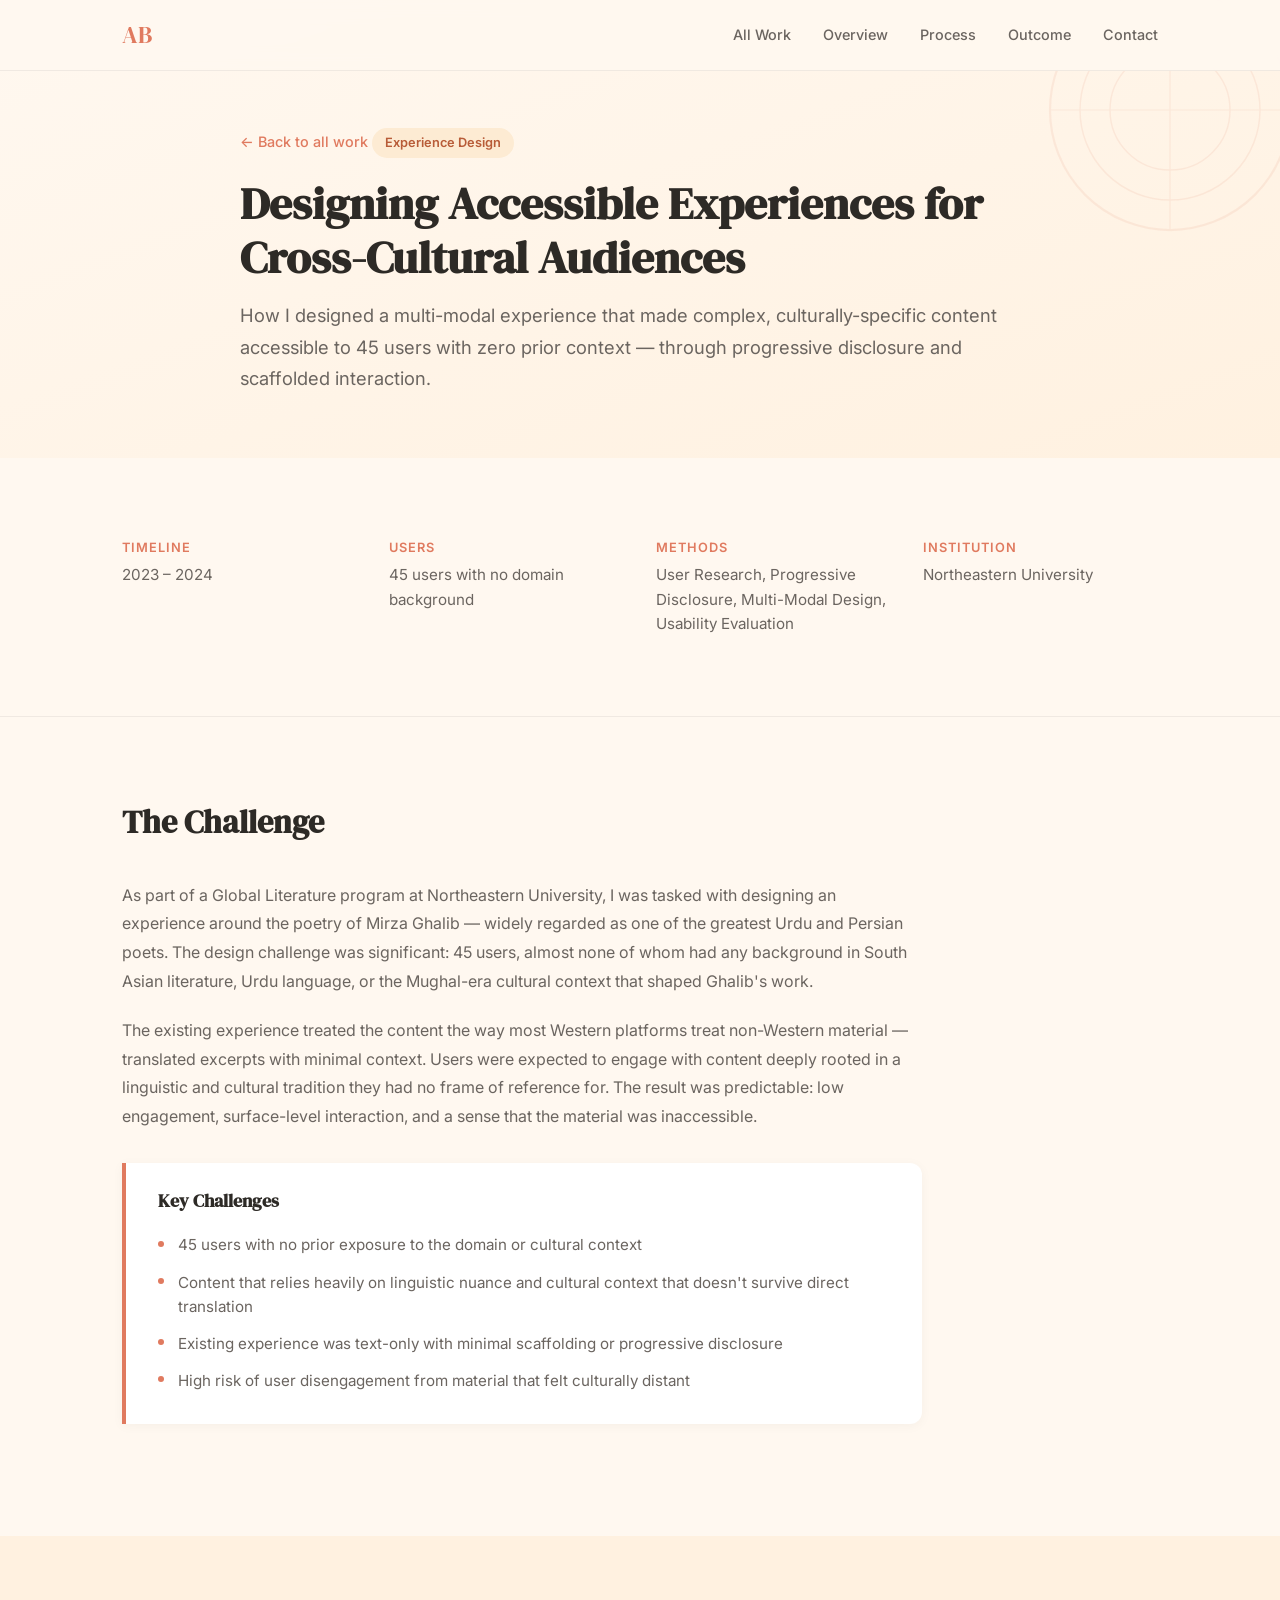
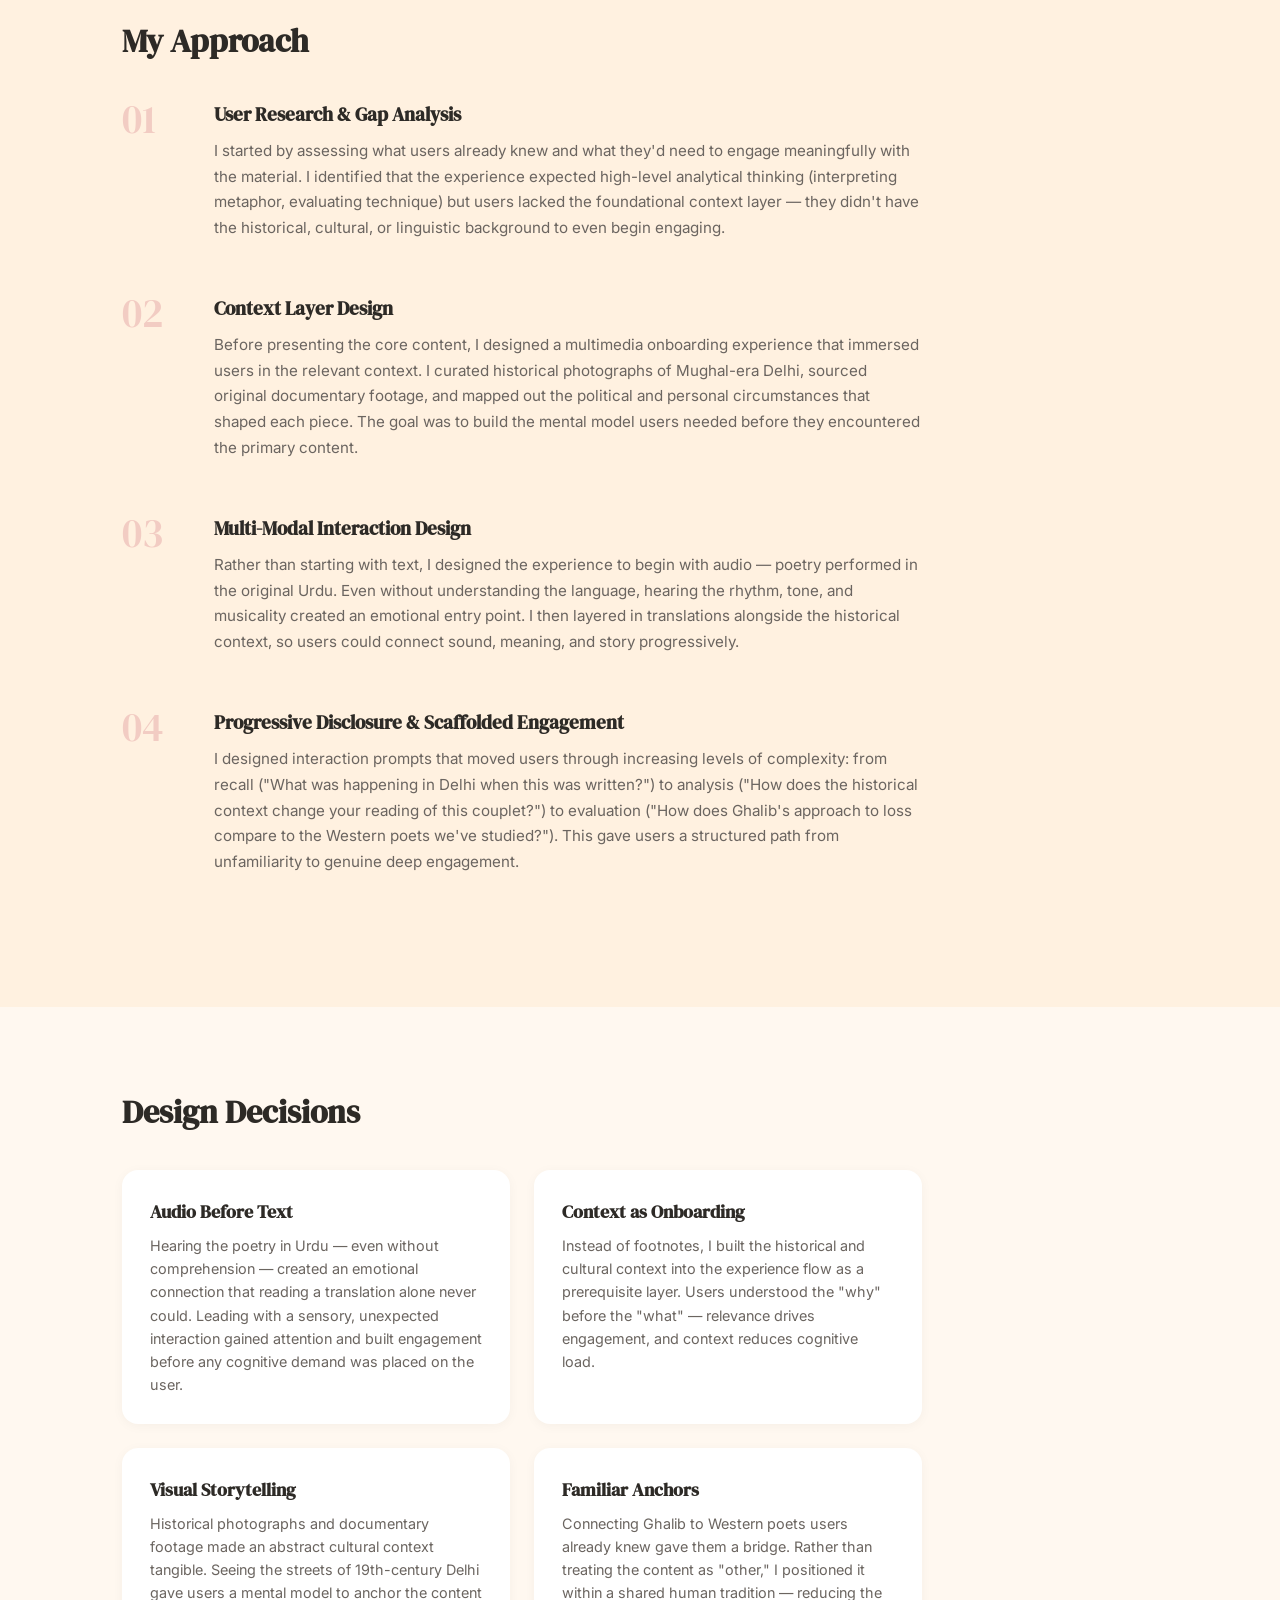
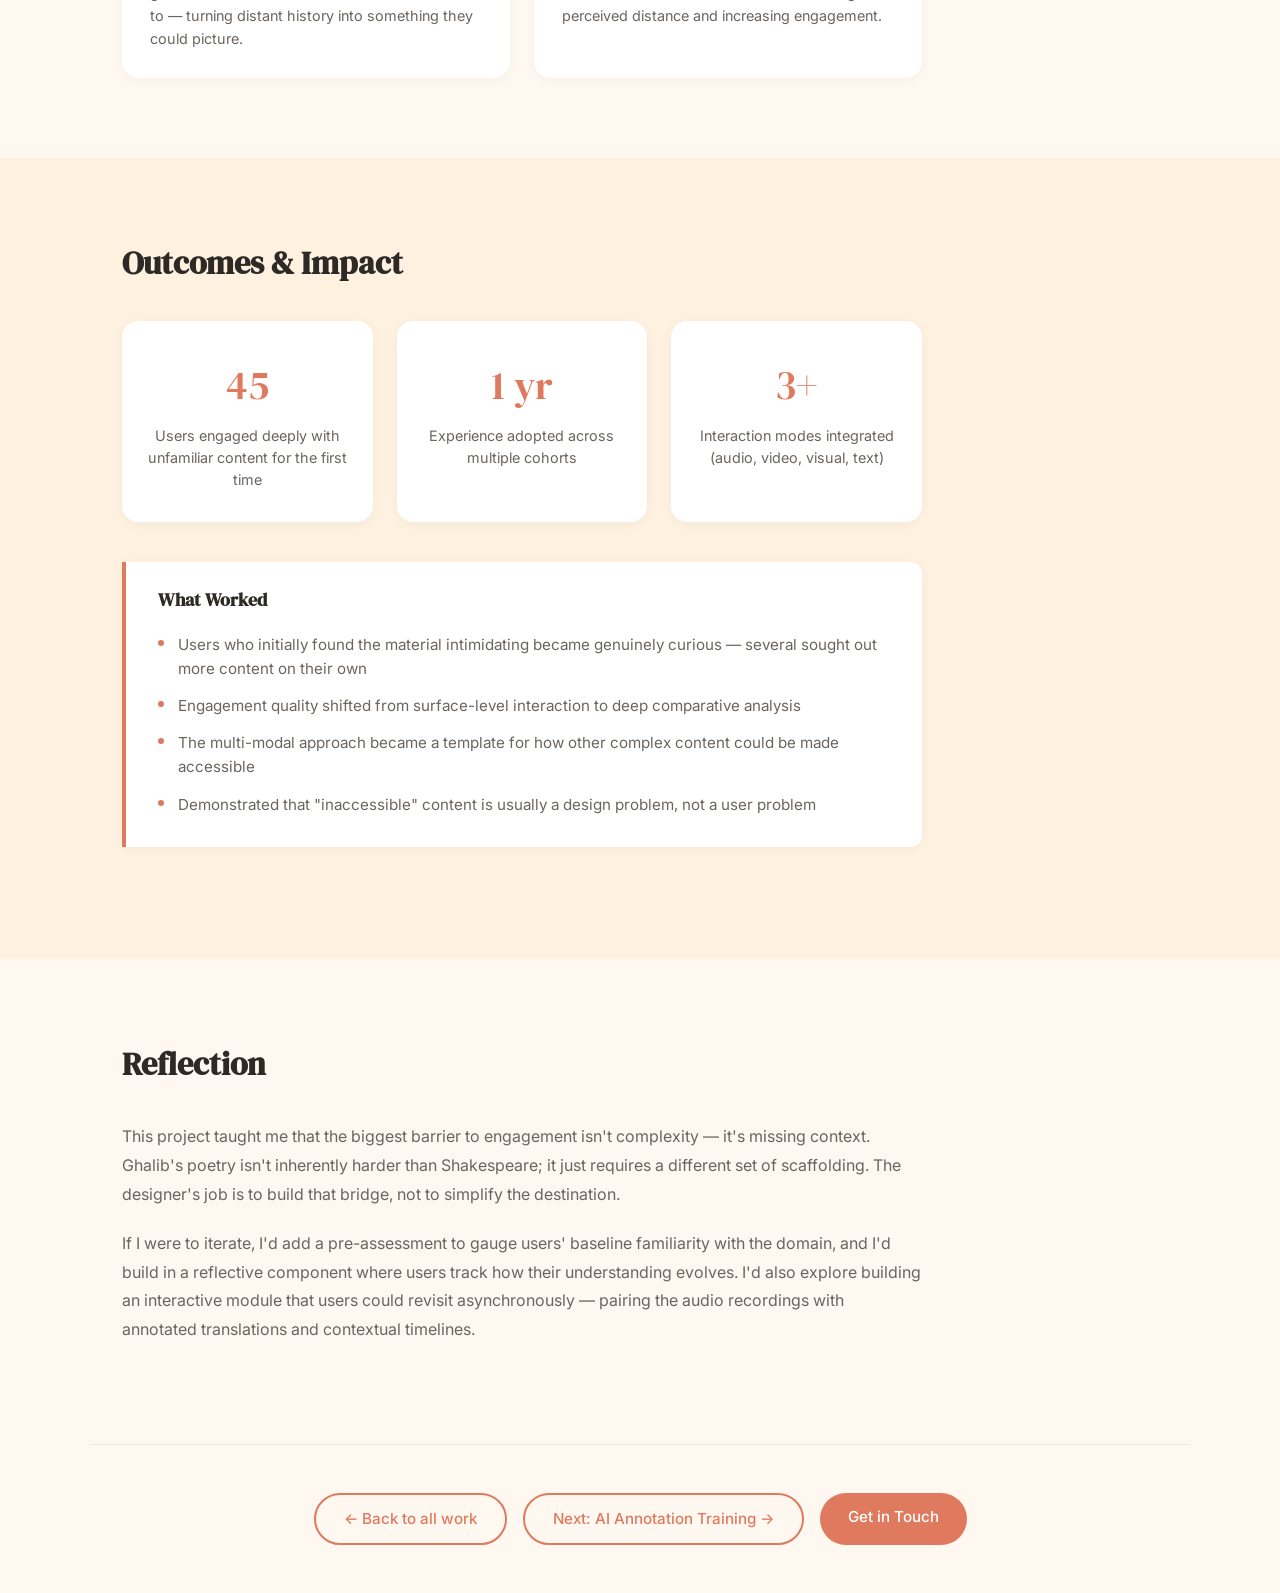
<file: case-study-2.html>
<!DOCTYPE html>
<html lang="en">
<head>
  <meta charset="UTF-8">
  <meta name="viewport" content="width=device-width, initial-scale=1.0">
  <title>Case Study: Accessible Cross-Cultural Experience Design | Anusha Batra</title>
  <link rel="stylesheet" href="styles.css">
  <link rel="stylesheet" href="case-study.css">
  <link rel="preconnect" href="https://fonts.googleapis.com">
  <link rel="preconnect" href="https://fonts.gstatic.com" crossorigin>
  <link href="https://fonts.googleapis.com/css2?family=DM+Serif+Display&family=Inter:wght@400;500;600&display=swap" rel="stylesheet">
</head>
<body>
  <nav class="navbar" aria-label="Main navigation">
    <div class="nav-container">
      <a href="index.html" class="nav-logo">AB</a>
      <ul class="nav-links">
        <li><a href="index.html#work">All Work</a></li>
        <li><a href="#overview">Overview</a></li>
        <li><a href="#process">Process</a></li>
        <li><a href="#outcome">Outcome</a></li>
        <li><a href="index.html#contact">Contact</a></li>
      </ul>
    </div>
  </nav>

  <header class="cs-hero">
    <div class="cs-hero-content">
      <a href="index.html#work" class="cs-back">&larr; Back to all work</a>
      <div class="cs-tag">Experience Design</div>
      <h1 class="cs-title">Designing Accessible Experiences for Cross-Cultural Audiences</h1>
      <p class="cs-subtitle">How I designed a multi-modal experience that made complex, culturally-specific content accessible to 45 users with zero prior context — through progressive disclosure and scaffolded interaction.</p>
    </div>
  </header>

  <section class="cs-meta">
    <div class="section-container">
      <div class="cs-meta-grid">
        <div class="cs-meta-item">
          <h3 class="cs-meta-label">Timeline</h3>
          <p>2023 &ndash; 2024</p>
        </div>
        <div class="cs-meta-item">
          <h3 class="cs-meta-label">Users</h3>
          <p>45 users with no domain background</p>
        </div>
        <div class="cs-meta-item">
          <h3 class="cs-meta-label">Methods</h3>
          <p>User Research, Progressive Disclosure, Multi-Modal Design, Usability Evaluation</p>
        </div>
        <div class="cs-meta-item">
          <h3 class="cs-meta-label">Institution</h3>
          <p>Northeastern University</p>
        </div>
      </div>
    </div>
  </section>

  <section class="cs-section" id="overview">
    <div class="section-container">
      <h2 class="cs-section-title">The Challenge</h2>
      <div class="cs-content">
        <p>
          As part of a Global Literature program at Northeastern University, I was 
          tasked with designing an experience around the poetry of Mirza Ghalib — widely regarded as one 
          of the greatest Urdu and Persian poets. The design challenge was significant: 45 
          users, almost none of whom had any background in South Asian literature, Urdu language, 
          or the Mughal-era cultural context that shaped Ghalib's work.
        </p>
        <p>
          The existing experience treated the content the way most Western platforms treat non-Western 
          material — translated excerpts with minimal context. Users were expected to engage with content 
          deeply rooted in a linguistic and cultural tradition they had no frame of reference 
          for. The result was predictable: low engagement, surface-level interaction, and a sense that 
          the material was inaccessible.
        </p>

        <div class="cs-callout">
          <h3>Key Challenges</h3>
          <ul>
            <li>45 users with no prior exposure to the domain or cultural context</li>
            <li>Content that relies heavily on linguistic nuance and cultural context that doesn't survive direct translation</li>
            <li>Existing experience was text-only with minimal scaffolding or progressive disclosure</li>
            <li>High risk of user disengagement from material that felt culturally distant</li>
          </ul>
        </div>
      </div>
    </div>
  </section>

  <section class="cs-section cs-section-alt" id="process">
    <div class="section-container">
      <h2 class="cs-section-title">My Approach</h2>
      <div class="cs-content">

        <div class="cs-process-step">
          <div class="cs-step-number">01</div>
          <div class="cs-step-content">
            <h3>User Research &amp; Gap Analysis</h3>
            <p>
              I started by assessing what users already knew and what they'd need to engage 
              meaningfully with the material. I identified that the experience 
              expected high-level analytical thinking (interpreting metaphor, evaluating technique) 
              but users lacked the foundational context layer — they didn't have the historical, 
              cultural, or linguistic background to even begin engaging.
            </p>
          </div>
        </div>

        <div class="cs-process-step">
          <div class="cs-step-number">02</div>
          <div class="cs-step-content">
            <h3>Context Layer Design</h3>
            <p>
              Before presenting the core content, I designed a multimedia onboarding experience that immersed 
              users in the relevant context. I curated historical photographs of Mughal-era Delhi, 
              sourced original documentary footage, and mapped out the political and personal 
              circumstances that shaped each piece. The goal was to build the mental model users needed 
              before they encountered the primary content.
            </p>
          </div>
        </div>

        <div class="cs-process-step">
          <div class="cs-step-number">03</div>
          <div class="cs-step-content">
            <h3>Multi-Modal Interaction Design</h3>
            <p>
              Rather than starting with text, I designed the experience to begin with audio — 
              poetry performed in the original Urdu. Even without 
              understanding the language, hearing the rhythm, tone, and musicality created an 
              emotional entry point. I then layered in translations alongside the 
              historical context, so users could connect sound, meaning, and story progressively.
            </p>
          </div>
        </div>

        <div class="cs-process-step">
          <div class="cs-step-number">04</div>
          <div class="cs-step-content">
            <h3>Progressive Disclosure &amp; Scaffolded Engagement</h3>
            <p>
              I designed interaction prompts that moved users through increasing levels of complexity: 
              from recall ("What was happening in Delhi when this was written?") to analysis 
              ("How does the historical context change your reading of this couplet?") to evaluation 
              ("How does Ghalib's approach to loss compare to the Western poets we've studied?"). 
              This gave users a structured path from unfamiliarity to genuine deep engagement.
            </p>
          </div>
        </div>

      </div>
    </div>
  </section>

  <section class="cs-section" id="design">
    <div class="section-container">
      <h2 class="cs-section-title">Design Decisions</h2>
      <div class="cs-content">
        <div class="cs-design-grid">
          <div class="cs-design-card">
            <h3>Audio Before Text</h3>
            <p>
              Hearing the poetry in Urdu — even without comprehension — created an emotional 
              connection that reading a translation alone never could. Leading with a sensory, 
              unexpected interaction gained attention and built engagement before any cognitive 
              demand was placed on the user.
            </p>
          </div>
          <div class="cs-design-card">
            <h3>Context as Onboarding</h3>
            <p>
              Instead of footnotes, I built the historical and cultural context into the experience 
              flow as a prerequisite layer. Users understood the "why" before the "what" — 
              relevance drives engagement, and context reduces cognitive load.
            </p>
          </div>
          <div class="cs-design-card">
            <h3>Visual Storytelling</h3>
            <p>
              Historical photographs and documentary footage made an abstract cultural context 
              tangible. Seeing the streets of 19th-century Delhi gave users a mental model 
              to anchor the content to — turning distant history into something they could picture.
            </p>
          </div>
          <div class="cs-design-card">
            <h3>Familiar Anchors</h3>
            <p>
              Connecting Ghalib to Western poets users already knew gave them a bridge. 
              Rather than treating the content as "other," I positioned it within a shared 
              human tradition — reducing the perceived distance and increasing engagement.
            </p>
          </div>
        </div>
      </div>
    </div>
  </section>

  <section class="cs-section cs-section-alt" id="outcome">
    <div class="section-container">
      <h2 class="cs-section-title">Outcomes &amp; Impact</h2>
      <div class="cs-content">
        <div class="cs-outcomes-grid">
          <div class="cs-outcome-card">
            <div class="cs-outcome-number">45</div>
            <p>Users engaged deeply with unfamiliar content for the first time</p>
          </div>
          <div class="cs-outcome-card">
            <div class="cs-outcome-number">1 yr</div>
            <p>Experience adopted across multiple cohorts</p>
          </div>
          <div class="cs-outcome-card">
            <div class="cs-outcome-number">3+</div>
            <p>Interaction modes integrated (audio, video, visual, text)</p>
          </div>
        </div>

        <div class="cs-callout">
          <h3>What Worked</h3>
          <ul>
            <li>Users who initially found the material intimidating became genuinely curious — several sought out more content on their own</li>
            <li>Engagement quality shifted from surface-level interaction to deep comparative analysis</li>
            <li>The multi-modal approach became a template for how other complex content could be made accessible</li>
            <li>Demonstrated that "inaccessible" content is usually a design problem, not a user problem</li>
          </ul>
        </div>
      </div>
    </div>
  </section>

  <section class="cs-section">
    <div class="section-container">
      <h2 class="cs-section-title">Reflection</h2>
      <div class="cs-content">
        <p>
          This project taught me that the biggest barrier to engagement isn't complexity — it's 
          missing context. Ghalib's poetry isn't inherently harder than Shakespeare; it just 
          requires a different set of scaffolding. The designer's job is to build that 
          bridge, not to simplify the destination.
        </p>
        <p>
          If I were to iterate, I'd add a pre-assessment to gauge users' baseline familiarity 
          with the domain, and I'd build in a reflective component where 
          users track how their understanding evolves. I'd also explore 
          building an interactive module that users could revisit asynchronously — 
          pairing the audio recordings with annotated translations and contextual 
          timelines.
        </p>
      </div>
    </div>
  </section>

  <footer class="cs-footer">
    <div class="section-container">
      <a href="index.html#work" class="btn btn-secondary">&larr; Back to all work</a>
      <a href="case-study-1.html" class="btn btn-secondary">Next: AI Annotation Training &rarr;</a>
      <a href="index.html#contact" class="btn btn-primary">Get in Touch</a>
    </div>
  </footer>
</body>
</html>
</file>
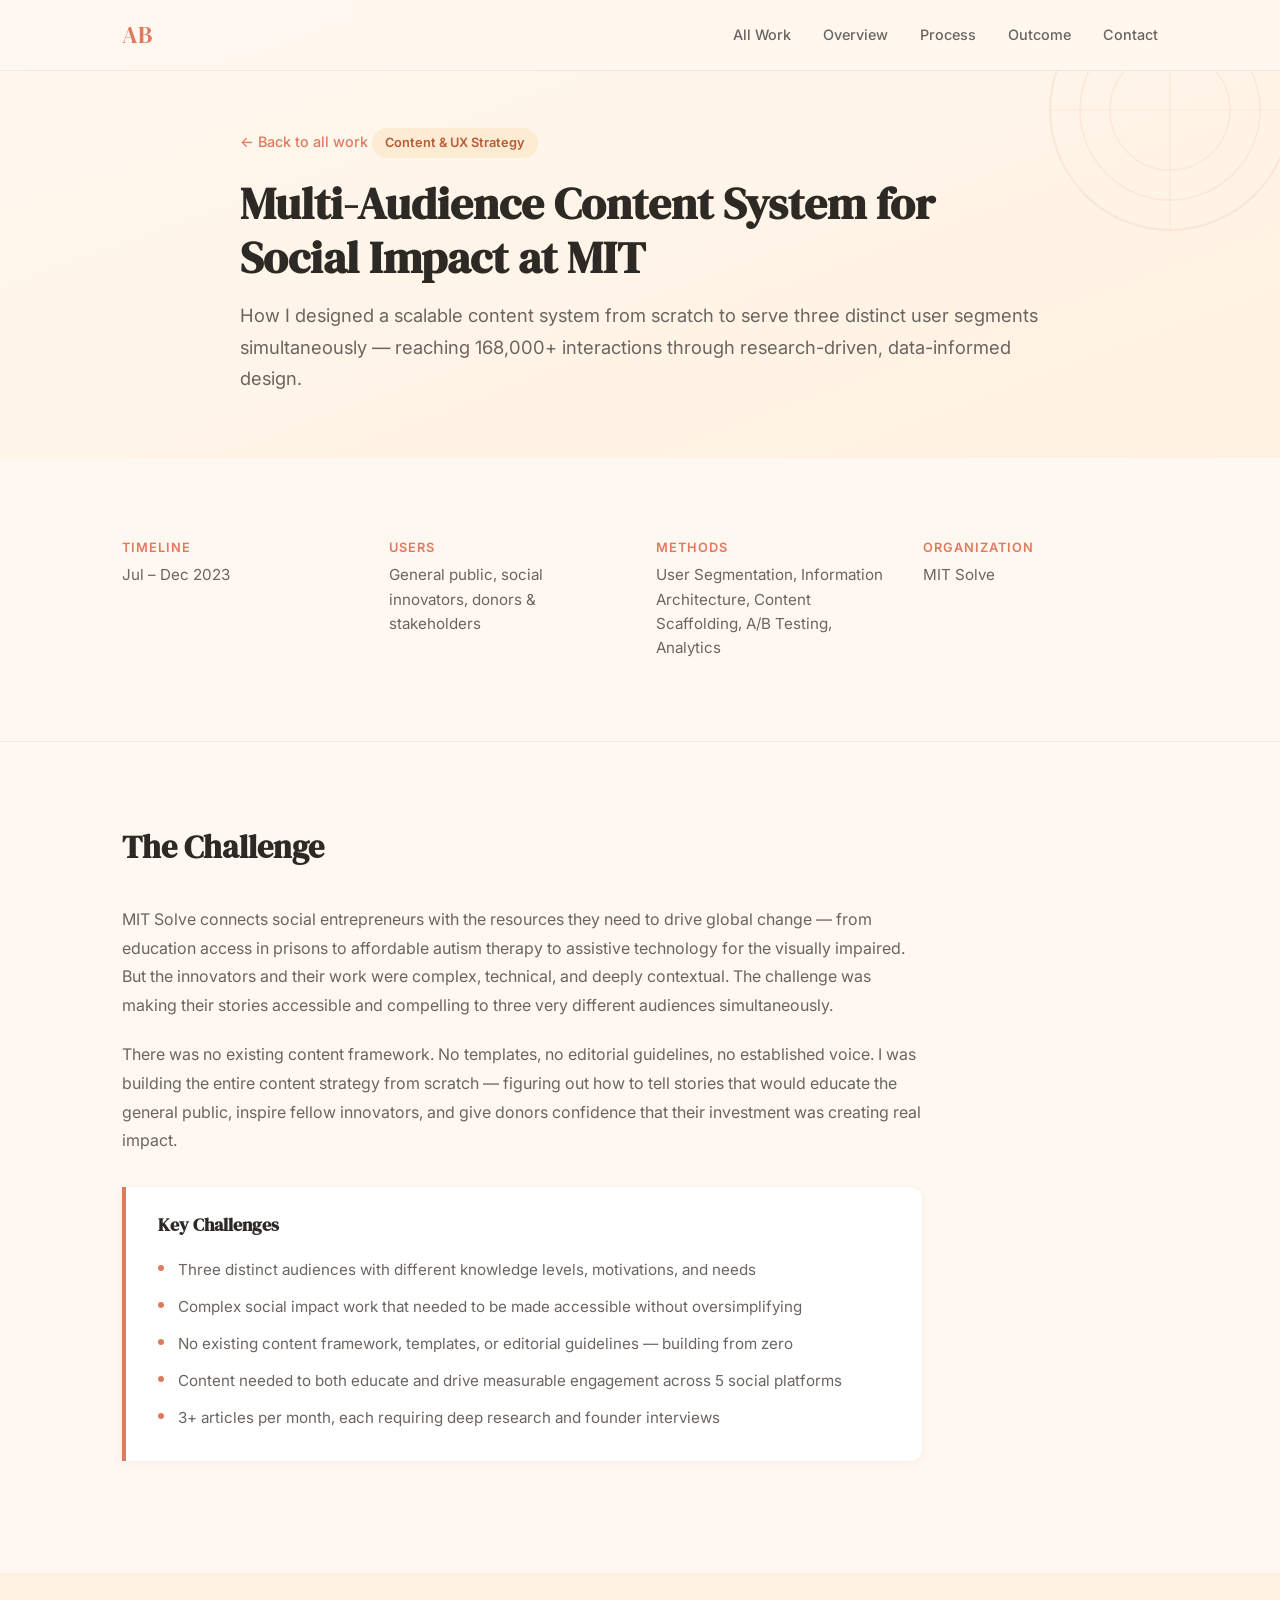
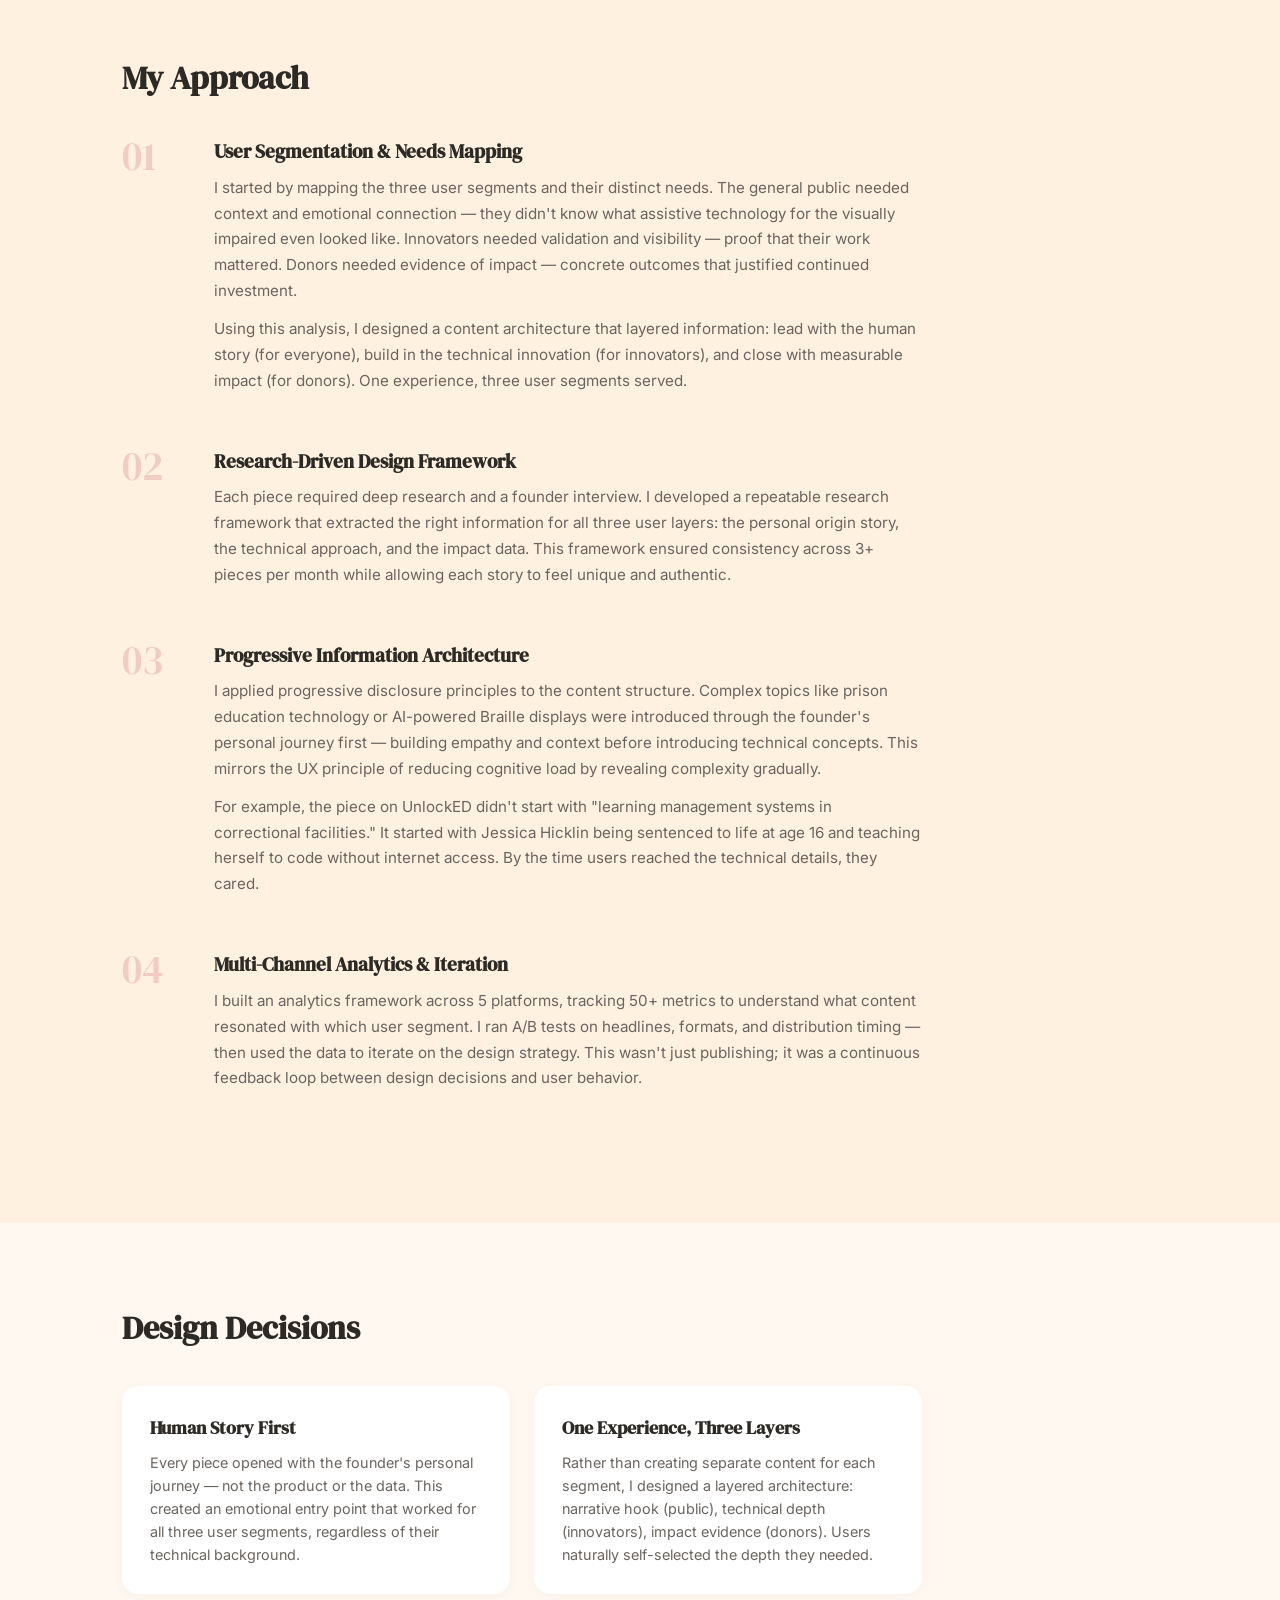
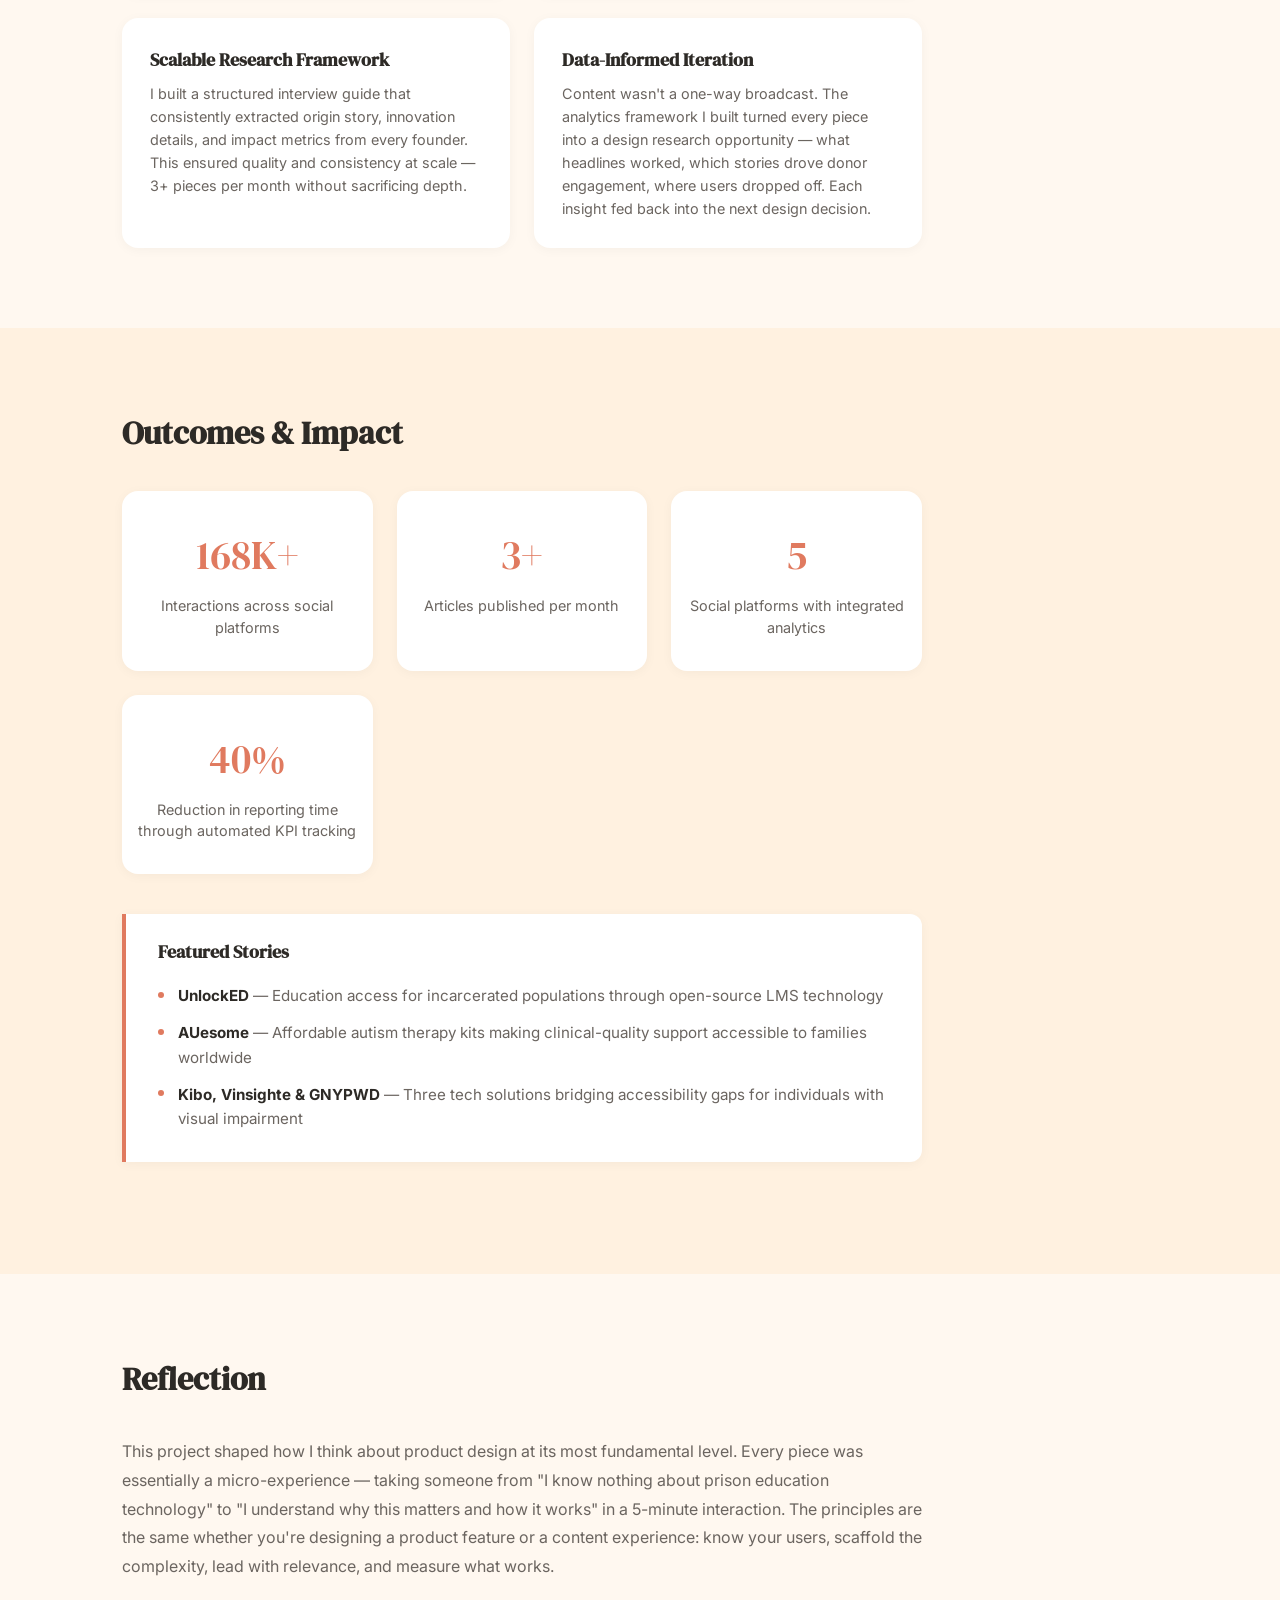
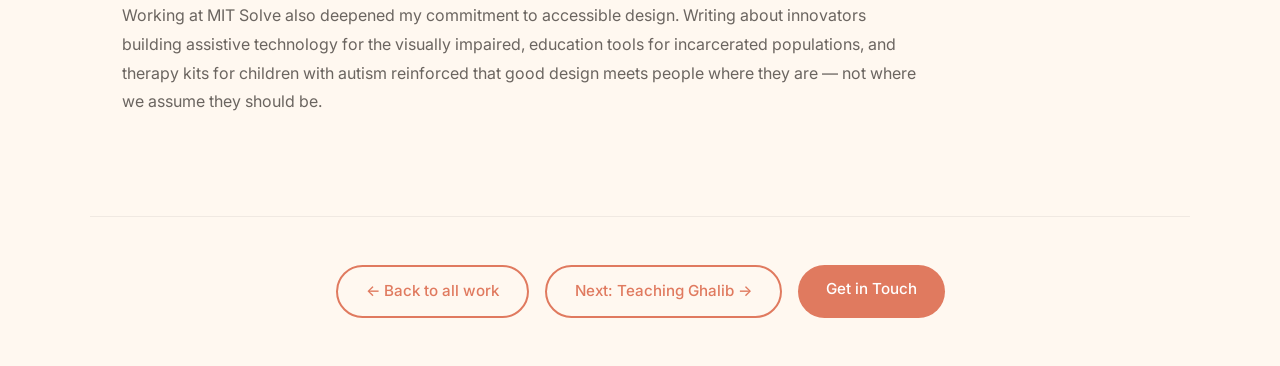
<file: case-study-3.html>
<!DOCTYPE html>
<html lang="en">
<head>
  <meta charset="UTF-8">
  <meta name="viewport" content="width=device-width, initial-scale=1.0">
  <title>Case Study: Multi-Audience Content System at MIT Solve | Anusha Batra</title>
  <link rel="stylesheet" href="styles.css">
  <link rel="stylesheet" href="case-study.css">
  <link rel="preconnect" href="https://fonts.googleapis.com">
  <link rel="preconnect" href="https://fonts.gstatic.com" crossorigin>
  <link href="https://fonts.googleapis.com/css2?family=DM+Serif+Display&family=Inter:wght@400;500;600&display=swap" rel="stylesheet">
</head>
<body>
  <nav class="navbar" aria-label="Main navigation">
    <div class="nav-container">
      <a href="index.html" class="nav-logo">AB</a>
      <ul class="nav-links">
        <li><a href="index.html#work">All Work</a></li>
        <li><a href="#overview">Overview</a></li>
        <li><a href="#process">Process</a></li>
        <li><a href="#outcome">Outcome</a></li>
        <li><a href="index.html#contact">Contact</a></li>
      </ul>
    </div>
  </nav>

  <header class="cs-hero">
    <div class="cs-hero-content">
      <a href="index.html#work" class="cs-back">&larr; Back to all work</a>
      <div class="cs-tag">Content &amp; UX Strategy</div>
      <h1 class="cs-title">Multi-Audience Content System for Social Impact at MIT</h1>
      <p class="cs-subtitle">How I designed a scalable content system from scratch to serve three distinct user segments simultaneously — reaching 168,000+ interactions through research-driven, data-informed design.</p>
    </div>
  </header>

  <section class="cs-meta">
    <div class="section-container">
      <div class="cs-meta-grid">
        <div class="cs-meta-item">
          <h3 class="cs-meta-label">Timeline</h3>
          <p>Jul &ndash; Dec 2023</p>
        </div>
        <div class="cs-meta-item">
          <h3 class="cs-meta-label">Users</h3>
          <p>General public, social innovators, donors &amp; stakeholders</p>
        </div>
        <div class="cs-meta-item">
          <h3 class="cs-meta-label">Methods</h3>
          <p>User Segmentation, Information Architecture, Content Scaffolding, A/B Testing, Analytics</p>
        </div>
        <div class="cs-meta-item">
          <h3 class="cs-meta-label">Organization</h3>
          <p>MIT Solve</p>
        </div>
      </div>
    </div>
  </section>

  <section class="cs-section" id="overview">
    <div class="section-container">
      <h2 class="cs-section-title">The Challenge</h2>
      <div class="cs-content">
        <p>
          MIT Solve connects social entrepreneurs with the resources they need to drive global 
          change — from education access in prisons to affordable autism therapy to assistive 
          technology for the visually impaired. But the innovators and their work were complex, 
          technical, and deeply contextual. The challenge was making their stories accessible 
          and compelling to three very different audiences simultaneously.
        </p>
        <p>
          There was no existing content framework. No templates, no editorial guidelines, no 
          established voice. I was building the entire content strategy from scratch — figuring 
          out how to tell stories that would educate the general public, inspire fellow innovators, 
          and give donors confidence that their investment was creating real impact.
        </p>

        <div class="cs-callout">
          <h3>Key Challenges</h3>
          <ul>
            <li>Three distinct audiences with different knowledge levels, motivations, and needs</li>
            <li>Complex social impact work that needed to be made accessible without oversimplifying</li>
            <li>No existing content framework, templates, or editorial guidelines — building from zero</li>
            <li>Content needed to both educate and drive measurable engagement across 5 social platforms</li>
            <li>3+ articles per month, each requiring deep research and founder interviews</li>
          </ul>
        </div>
      </div>
    </div>
  </section>

  <section class="cs-section cs-section-alt" id="process">
    <div class="section-container">
      <h2 class="cs-section-title">My Approach</h2>
      <div class="cs-content">

        <div class="cs-process-step">
          <div class="cs-step-number">01</div>
          <div class="cs-step-content">
            <h3>User Segmentation &amp; Needs Mapping</h3>
            <p>
              I started by mapping the three user segments and their distinct needs. The general 
              public needed context and emotional connection — they didn't know what assistive 
              technology for the visually impaired even looked like. Innovators needed validation 
              and visibility — proof that their work mattered. Donors needed evidence of impact — 
              concrete outcomes that justified continued investment.
            </p>
            <p>
              Using this analysis, I designed a content architecture that layered information: lead 
              with the human story (for everyone), build in the technical innovation (for 
              innovators), and close with measurable impact (for donors). One experience, three 
              user segments served.
            </p>
          </div>
        </div>

        <div class="cs-process-step">
          <div class="cs-step-number">02</div>
          <div class="cs-step-content">
            <h3>Research-Driven Design Framework</h3>
            <p>
              Each piece required deep research and a founder interview. I developed a repeatable 
              research framework that extracted the right information for all three user layers: 
              the personal origin story, the technical approach, and the impact data. This framework 
              ensured consistency across 3+ pieces per month while allowing each story to feel 
              unique and authentic.
            </p>
          </div>
        </div>

        <div class="cs-process-step">
          <div class="cs-step-number">03</div>
          <div class="cs-step-content">
            <h3>Progressive Information Architecture</h3>
            <p>
              I applied progressive disclosure principles to the content structure. Complex topics 
              like prison education technology or AI-powered Braille displays were introduced through 
              the founder's personal journey first — building empathy and context before introducing 
              technical concepts. This mirrors the UX principle of reducing cognitive load by 
              revealing complexity gradually.
            </p>
            <p>
              For example, the piece on UnlockED didn't start with "learning management systems 
              in correctional facilities." It started with Jessica Hicklin being sentenced to life 
              at age 16 and teaching herself to code without internet access. By the time users 
              reached the technical details, they cared.
            </p>
          </div>
        </div>

        <div class="cs-process-step">
          <div class="cs-step-number">04</div>
          <div class="cs-step-content">
            <h3>Multi-Channel Analytics &amp; Iteration</h3>
            <p>
              I built an analytics framework across 5 platforms, tracking 50+ metrics to 
              understand what content resonated with which user segment. I ran A/B tests on headlines, 
              formats, and distribution timing — then used the data to iterate on the design 
              strategy. This wasn't just publishing; it was a continuous feedback loop between 
              design decisions and user behavior.
            </p>
          </div>
        </div>

      </div>
    </div>
  </section>

  <section class="cs-section" id="design">
    <div class="section-container">
      <h2 class="cs-section-title">Design Decisions</h2>
      <div class="cs-content">
        <div class="cs-design-grid">
          <div class="cs-design-card">
            <h3>Human Story First</h3>
            <p>
              Every piece opened with the founder's personal journey — not the product or the 
              data. This created an emotional entry point that worked for all three user segments, 
              regardless of their technical background.
            </p>
          </div>
          <div class="cs-design-card">
            <h3>One Experience, Three Layers</h3>
            <p>
              Rather than creating separate content for each segment, I designed a layered 
              architecture: narrative hook (public), technical depth (innovators), impact evidence 
              (donors). Users naturally self-selected the depth they needed.
            </p>
          </div>
          <div class="cs-design-card">
            <h3>Scalable Research Framework</h3>
            <p>
              I built a structured interview guide that consistently extracted origin story, 
              innovation details, and impact metrics from every founder. This ensured quality 
              and consistency at scale — 3+ pieces per month without sacrificing depth.
            </p>
          </div>
          <div class="cs-design-card">
            <h3>Data-Informed Iteration</h3>
            <p>
              Content wasn't a one-way broadcast. The analytics framework I built turned every 
              piece into a design research opportunity — what headlines worked, which stories drove 
              donor engagement, where users dropped off. Each insight fed back into the next 
              design decision.
            </p>
          </div>
        </div>
      </div>
    </div>
  </section>

  <section class="cs-section cs-section-alt" id="outcome">
    <div class="section-container">
      <h2 class="cs-section-title">Outcomes &amp; Impact</h2>
      <div class="cs-content">
        <div class="cs-outcomes-grid">
          <div class="cs-outcome-card">
            <div class="cs-outcome-number">168K+</div>
            <p>Interactions across social platforms</p>
          </div>
          <div class="cs-outcome-card">
            <div class="cs-outcome-number">3+</div>
            <p>Articles published per month</p>
          </div>
          <div class="cs-outcome-card">
            <div class="cs-outcome-number">5</div>
            <p>Social platforms with integrated analytics</p>
          </div>
          <div class="cs-outcome-card">
            <div class="cs-outcome-number">40%</div>
            <p>Reduction in reporting time through automated KPI tracking</p>
          </div>
        </div>

        <div class="cs-callout">
          <h3>Featured Stories</h3>
          <ul>
            <li><a href="https://solve.mit.edu/articles/unlocking-education-for-incarcerated-populations-a-conversation-with-jessica-hicklin" target="_blank" rel="noopener noreferrer" class="cs-article-link"><strong>UnlockED</strong> — Education access for incarcerated populations through open-source LMS technology</a></li>
            <li><a href="https://solve.mit.edu/articles/unlocking-the-auesome-world-of-autism-therapy-empowering-children-one-kit-at-a-time" target="_blank" rel="noopener noreferrer" class="cs-article-link"><strong>AUesome</strong> — Affordable autism therapy kits making clinical-quality support accessible to families worldwide</a></li>
            <li><a href="https://solve.mit.edu/articles/three-tech-products-helping-individuals-with-visual-impairment" target="_blank" rel="noopener noreferrer" class="cs-article-link"><strong>Kibo, Vinsighte &amp; GNYPWD</strong> — Three tech solutions bridging accessibility gaps for individuals with visual impairment</a></li>
          </ul>
        </div>
      </div>
    </div>
  </section>

  <section class="cs-section">
    <div class="section-container">
      <h2 class="cs-section-title">Reflection</h2>
      <div class="cs-content">
        <p>
          This project shaped how I think about product design at its most fundamental level. 
          Every piece was essentially a micro-experience — taking someone from "I know 
          nothing about prison education technology" to "I understand why this matters and how it 
          works" in a 5-minute interaction. The principles are the same whether you're designing a 
          product feature or a content experience: know your users, scaffold the complexity, 
          lead with relevance, and measure what works.
        </p>
        <p>
          Working at MIT Solve also deepened my commitment to accessible design. Writing about 
          innovators building assistive technology for the visually impaired, education tools for 
          incarcerated populations, and therapy kits for children with autism reinforced that good 
          design meets people where they are — not where we assume they should be.
        </p>
      </div>
    </div>
  </section>

  <footer class="cs-footer">
    <div class="section-container">
      <a href="index.html#work" class="btn btn-secondary">&larr; Back to all work</a>
      <a href="case-study-2.html" class="btn btn-secondary">Next: Teaching Ghalib &rarr;</a>
      <a href="index.html#contact" class="btn btn-primary">Get in Touch</a>
    </div>
  </footer>
</body>
</html>
</file>
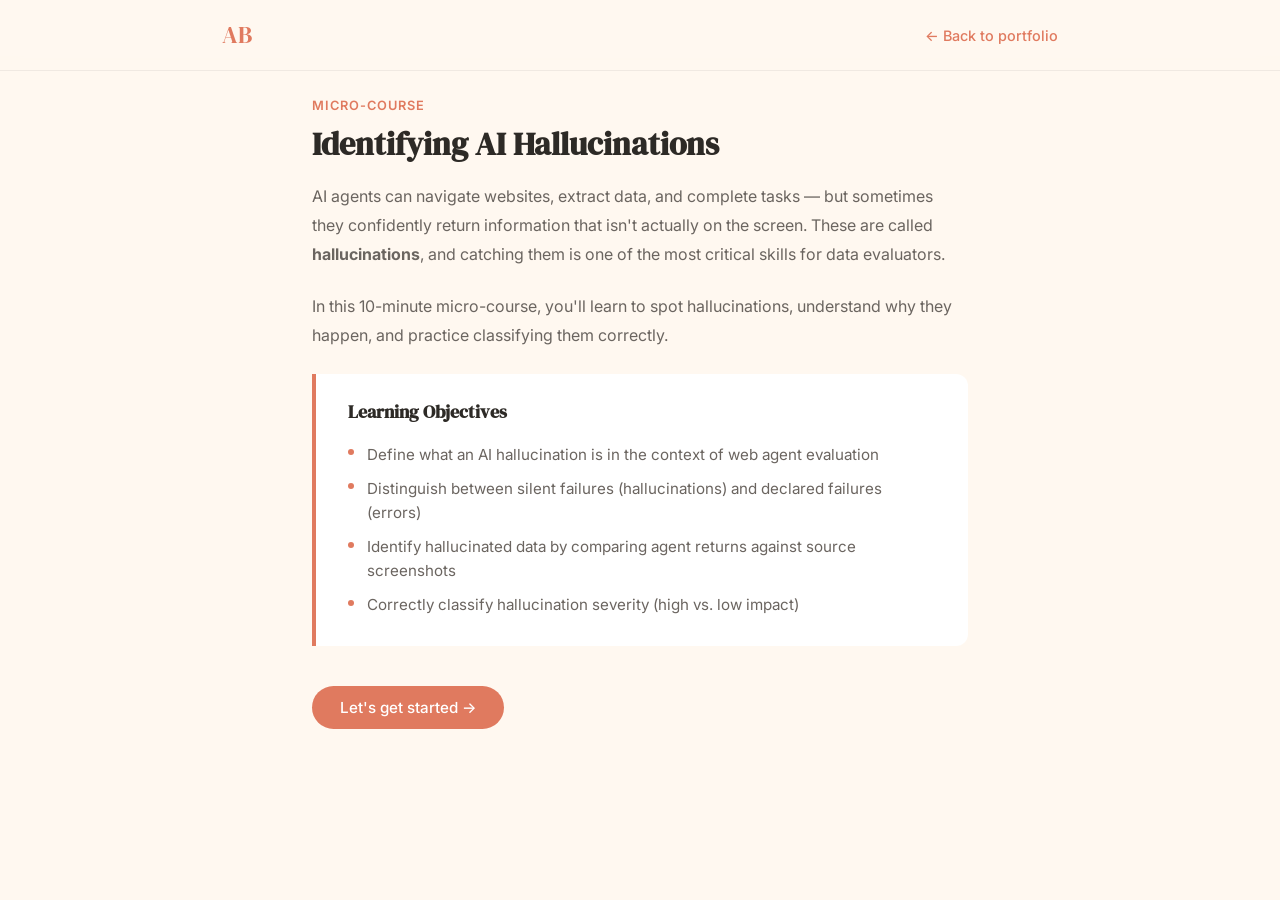
<file: sample-course.html>
<!DOCTYPE html>
<html lang="en">
<head>
  <meta charset="UTF-8">
  <meta name="viewport" content="width=device-width, initial-scale=1.0">
  <title>Sample Course: Identifying AI Hallucinations | Anusha Batra</title>
  <link rel="preconnect" href="https://fonts.googleapis.com">
  <link rel="preconnect" href="https://fonts.gstatic.com" crossorigin>
  <link href="https://fonts.googleapis.com/css2?family=DM+Serif+Display&family=Inter:wght@400;500;600&display=swap" rel="stylesheet">
  <style>
    *, *::before, *::after { margin: 0; padding: 0; box-sizing: border-box; }
    :root {
      --bg: #FFF8F0; --bg-warm: #FFF1E0; --text: #2D2A26; --text-light: #6B6560;
      --accent: #E07A5F; --accent-hover: #C4603F; --accent-soft: #F2CCC3;
      --card: #FFFFFF; --success: #4CAF50; --error: #E05555;
      --font-h: 'DM Serif Display', serif; --font-b: 'Inter', sans-serif;
    }
    html { scroll-behavior: smooth; }
    body { font-family: var(--font-b); background: var(--bg); color: var(--text); line-height: 1.6; }

    /* Nav */
    .nav { position: fixed; top: 0; width: 100%; background: rgba(255,248,240,0.95); backdrop-filter: blur(10px); z-index: 100; border-bottom: 1px solid rgba(0,0,0,0.06); }
    .nav-inner { max-width: 900px; margin: 0 auto; padding: 1rem 2rem; display: flex; justify-content: space-between; align-items: center; }
    .nav-logo { font-family: var(--font-h); font-size: 1.5rem; color: var(--accent); text-decoration: none; }
    .nav-back { color: var(--accent); text-decoration: none; font-size: 0.9rem; font-weight: 500; }
    .nav-back:hover { opacity: 0.7; }

    /* Progress bar */
    .progress-wrap { position: fixed; top: 56px; left: 0; width: 100%; height: 4px; background: rgba(0,0,0,0.05); z-index: 99; }
    .progress-bar { height: 100%; background: var(--accent); transition: width 0.4s ease; width: 0%; }

    /* Course container */
    .course { max-width: 720px; margin: 0 auto; padding: 6rem 2rem 4rem; }

    /* Slides */
    .slide { display: none; animation: fadeIn 0.4s ease; }
    .slide.active { display: block; }
    @keyframes fadeIn { from { opacity: 0; transform: translateY(10px); } to { opacity: 1; transform: translateY(0); } }

    /* Typography */
    .slide-label { font-size: 0.8rem; text-transform: uppercase; letter-spacing: 0.08em; color: var(--accent); font-weight: 600; margin-bottom: 0.5rem; }
    .slide-title { font-family: var(--font-h); font-size: 2rem; margin-bottom: 1rem; line-height: 1.3; }
    .slide-text { color: var(--text-light); font-size: 1rem; line-height: 1.8; margin-bottom: 1.5rem; }

    /* Objectives */
    .objectives { background: var(--card); border-left: 4px solid var(--accent); border-radius: 0 12px 12px 0; padding: 1.5rem 2rem; margin: 1.5rem 0; }
    .objectives h3 { font-family: var(--font-h); font-size: 1.1rem; margin-bottom: 0.75rem; }
    .objectives li { padding: 0.3rem 0; padding-left: 1.2rem; position: relative; color: var(--text-light); font-size: 0.95rem; list-style: none; }
    .objectives li::before { content: ''; position: absolute; left: 0; top: 0.7rem; width: 6px; height: 6px; border-radius: 50%; background: var(--accent); }
</style>
</head>
<body>
  <nav class="nav" aria-label="Course navigation">
    <div class="nav-inner">
      <a href="index.html" class="nav-logo">AB</a>
      <a href="index.html#work" class="nav-back">&larr; Back to portfolio</a>
    </div>
  </nav>
  <div class="progress-wrap"><div class="progress-bar" id="progressBar"></div></div>

  <main class="course">
    <!-- SLIDE 1: Welcome -->
    <section class="slide active" id="slide-1" data-slide="1">
      <p class="slide-label">Micro-Course</p>
      <h1 class="slide-title">Identifying AI Hallucinations</h1>
      <p class="slide-text">
        AI agents can navigate websites, extract data, and complete tasks — but sometimes they 
        confidently return information that isn't actually on the screen. These are called 
        <strong>hallucinations</strong>, and catching them is one of the most critical skills 
        for data evaluators.
      </p>
      <p class="slide-text">
        In this 10-minute micro-course, you'll learn to spot hallucinations, understand why they 
        happen, and practice classifying them correctly.
      </p>
      <div class="objectives">
        <h3>Learning Objectives</h3>
        <ul>
          <li>Define what an AI hallucination is in the context of web agent evaluation</li>
          <li>Distinguish between silent failures (hallucinations) and declared failures (errors)</li>
          <li>Identify hallucinated data by comparing agent returns against source screenshots</li>
          <li>Correctly classify hallucination severity (high vs. low impact)</li>
        </ul>
      </div>
      <button class="btn-next" onclick="nextSlide()">Let's get started &rarr;</button>
    </section>

    <!-- SLIDE 2: What is a hallucination? -->
    <section class="slide" id="slide-2" data-slide="2">
      <p class="slide-label">Concept</p>
      <h2 class="slide-title">What Is an AI Hallucination?</h2>
      <p class="slide-text">
        A hallucination occurs when the AI agent returns information that <strong>does not exist 
        on the webpage</strong> it was viewing. The agent "thinks" it succeeded, but the data 
        it extracted is fabricated or distorted.
      </p>
      <div class="info-cards">
        <div class="info-card">
          <div class="info-icon">&#x1F6D1;</div>
          <h3>Silent Failure</h3>
          <p>The agent declares success but returned wrong data. It doesn't know it failed. This is a hallucination.</p>
        </div>
        <div class="info-card">
          <div class="info-icon">&#x26A0;</div>
          <h3>Declared Failure</h3>
          <p>The agent throws an error or says it can't complete the task. It knows something went wrong. This is NOT a hallucination.</p>
        </div>
      </div>
      <div class="key-point">
        <strong>Key distinction:</strong> Hallucinations are dangerous precisely because the agent 
        doesn't signal anything is wrong. The evaluator is the last line of defense.
      </div>
      <button class="btn-next" onclick="nextSlide()">Continue &rarr;</button>
    </section>

    <!-- SLIDE 3: Common types -->
    <section class="slide" id="slide-3" data-slide="3">
      <p class="slide-label">Types</p>
      <h2 class="slide-title">Common Hallucination Patterns</h2>
      <p class="slide-text">Here are the most frequent hallucination types you'll encounter:</p>
      <div class="type-list">
        <div class="type-item">
          <div class="type-num">1</div>
          <div>
            <h3>Fabricated Data</h3>
            <p>Agent returns names, numbers, or details that don't appear anywhere on the page.</p>
            <p class="type-example">Example: Returns a list of 5 doctors, but only 3 are shown on screen.</p>
          </div>
        </div>
        <div class="type-item">
          <div class="type-num">2</div>
          <div>
            <h3>Distorted Values</h3>
            <p>Data exists on the page but the agent returns it slightly wrong.</p>
            <p class="type-example">Example: Price shows $68.10 but agent returns $68.01.</p>
          </div>
        </div>
        <div class="type-item">
          <div class="type-num">3</div>
          <div>
            <h3>Context Hallucination</h3>
            <p>Agent fills in information it was never given, like making up a password or username.</p>
            <p class="type-example">Example: Form asks for a name, agent types "John Smith" when no name was provided.</p>
          </div>
        </div>
        <div class="type-item">
          <div class="type-num">4</div>
          <div>
            <h3>False Verification</h3>
            <p>Agent claims it clicked a button or completed an action, but the screenshot shows it didn't.</p>
            <p class="type-example">Example: "I clicked Submit" but the form is still unfilled on screen.</p>
          </div>
        </div>
      </div>
      <button class="btn-next" onclick="nextSlide()">Continue &rarr;</button>
    </section>

    <!-- SLIDE 4: Scenario 1 -->
    <section class="slide" id="slide-4" data-slide="4">
      <p class="slide-label">Scenario 1</p>
      <h2 class="slide-title">Spot the Hallucination</h2>
      <div class="scenario-box">
        <div class="scenario-context">
          <h3>Context</h3>
          <p>A user asked the AI agent: <em>"Find the top 3 rated Italian restaurants near downtown Boston."</em></p>
        </div>
        <div class="scenario-screen">
          <h3>What the webpage shows:</h3>
          <div class="mock-screen">
            <div class="mock-header">&#x1F50D; Google Maps — Italian restaurants, downtown Boston</div>
            <div class="mock-result"><strong>1. Giacomo's Ristorante</strong> — 4.6 &#x2B50; (2,847 reviews)</div>
            <div class="mock-result"><strong>2. Trattoria Il Panino</strong> — 4.4 &#x2B50; (1,923 reviews)</div>
            <div class="mock-result"><strong>3. Strega Waterfront</strong> — 4.3 &#x2B50; (1,456 reviews)</div>
          </div>
        </div>
        <div class="scenario-return">
          <h3>What the agent returned:</h3>
          <div class="mock-return">
            "Here are the top 3 rated Italian restaurants near downtown Boston:<br>
            1. Giacomo's Ristorante — 4.6 stars<br>
            2. Trattoria Il Panino — 4.4 stars<br>
            3. <span class="highlight-error">Mare Oyster Bar</span> — <span class="highlight-error">4.5 stars</span>"
          </div>
        </div>
      </div>
      <p class="slide-text" style="margin-top:1.5rem"><strong>How would you classify this workflow?</strong></p>
      <div class="quiz-options" id="quiz1">
        <button class="quiz-btn" onclick="checkAnswer(1, this, false)">
          <span class="quiz-letter">A</span> Success — the agent found 3 restaurants
        </button>
        <button class="quiz-btn" onclick="checkAnswer(1, this, true)">
          <span class="quiz-letter">B</span> Failure — Silent Failure, High Impact
        </button>
        <button class="quiz-btn" onclick="checkAnswer(1, this, false)">
          <span class="quiz-letter">C</span> Failure — Declared Failure, Low Impact
        </button>
        <button class="quiz-btn" onclick="checkAnswer(1, this, false)">
          <span class="quiz-letter">D</span> Unknown — insufficient information
        </button>
      </div>
      <div class="feedback" id="feedback1"></div>
      <button class="btn-next hidden" id="next4" onclick="nextSlide()">Continue &rarr;</button>
    </section>

    <!-- SLIDE 5: Scenario 2 -->
    <section class="slide" id="slide-5" data-slide="5">
      <p class="slide-label">Scenario 2</p>
      <h2 class="slide-title">Subtle or Severe?</h2>
      <div class="scenario-box">
        <div class="scenario-context">
          <h3>Context</h3>
          <p>A user asked: <em>"What is the current price of the MacBook Air M3 on the Apple website?"</em></p>
        </div>
        <div class="scenario-screen">
          <h3>What the webpage shows:</h3>
          <div class="mock-screen">
            <div class="mock-header">&#x1F34E; apple.com/shop/buy-mac/macbook-air</div>
            <div class="mock-result"><strong>MacBook Air M3</strong></div>
            <div class="mock-result">Starting at <strong>$1,099.00</strong></div>
          </div>
        </div>
        <div class="scenario-return">
          <h3>What the agent returned:</h3>
          <div class="mock-return">
            "The MacBook Air M3 is currently priced at <span class="highlight-error">$1,099.99</span> on the Apple website."
          </div>
        </div>
      </div>
      <p class="slide-text" style="margin-top:1.5rem"><strong>The agent returned $1,099.99 instead of $1,099.00. How do you classify this?</strong></p>
      <div class="quiz-options" id="quiz2">
        <button class="quiz-btn" onclick="checkAnswer(2, this, false)">
          <span class="quiz-letter">A</span> Success — it's close enough
        </button>
        <button class="quiz-btn" onclick="checkAnswer(2, this, false)">
          <span class="quiz-letter">B</span> Failure — Silent Failure, Low Impact (minor typo)
        </button>
        <button class="quiz-btn" onclick="checkAnswer(2, this, true)">
          <span class="quiz-letter">C</span> Failure — Silent Failure, High Impact (incorrect data extraction)
        </button>
        <button class="quiz-btn" onclick="checkAnswer(2, this, false)">
          <span class="quiz-letter">D</span> Failure — Declared Failure, High Impact
        </button>
      </div>
      <div class="feedback" id="feedback2"></div>
      <button class="btn-next hidden" id="next5" onclick="nextSlide()">Continue &rarr;</button>
    </section>

    <!-- SLIDE 6: Scenario 3 -->
    <section class="slide" id="slide-6" data-slide="6">
      <p class="slide-label">Scenario 3</p>
      <h2 class="slide-title">Tricky One</h2>
      <div class="scenario-box">
        <div class="scenario-context">
          <h3>Context</h3>
          <p>A user asked: <em>"Fill out the contact form with my information."</em></p>
          <p style="margin-top:0.5rem;font-size:0.9rem;color:var(--text-light)">The user did NOT provide any personal details in the prompt.</p>
        </div>
        <div class="scenario-screen">
          <h3>What the agent did:</h3>
          <div class="mock-screen">
            <div class="mock-header">&#x1F4DD; Contact Form</div>
            <div class="mock-result">Name: <span class="highlight-error">Sarah Johnson</span></div>
            <div class="mock-result">Email: <span class="highlight-error">sarah.j@email.com</span></div>
            <div class="mock-result">Message: "I'd like to learn more about your services."</div>
          </div>
        </div>
      </div>
      <p class="slide-text" style="margin-top:1.5rem"><strong>The agent made up a name and email. What type of hallucination is this?</strong></p>
      <div class="quiz-options" id="quiz3">
        <button class="quiz-btn" onclick="checkAnswer(3, this, false)">
          <span class="quiz-letter">A</span> False Verification — it thinks it completed the action
        </button>
        <button class="quiz-btn" onclick="checkAnswer(3, this, true)">
          <span class="quiz-letter">B</span> Context Hallucination — it fabricated information not provided
        </button>
        <button class="quiz-btn" onclick="checkAnswer(3, this, false)">
          <span class="quiz-letter">C</span> Distorted Values — it got the data slightly wrong
        </button>
        <button class="quiz-btn" onclick="checkAnswer(3, this, false)">
          <span class="quiz-letter">D</span> This isn't a hallucination — the form needed to be filled
        </button>
      </div>
      <div class="feedback" id="feedback3"></div>
      <button class="btn-next hidden" id="next6" onclick="nextSlide()">Continue &rarr;</button>
    </section>

    <!-- SLIDE 7: Quick Reference -->
    <section class="slide" id="slide-7" data-slide="7">
      <p class="slide-label">Reference</p>
      <h2 class="slide-title">Quick Reference: Hallucination Cheat Sheet</h2>
      <p class="slide-text">Keep this handy while evaluating workflows:</p>
      <div class="ref-table-wrap">
        <table class="ref-table">
          <thead>
            <tr>
              <th>Type</th>
              <th>What Happened</th>
              <th>Failure Bucket</th>
              <th>Severity</th>
            </tr>
          </thead>
          <tbody>
            <tr>
              <td>Fabricated Data</td>
              <td>Agent returns items not on the page</td>
              <td>EXTRACT_DATA_WRONG</td>
              <td>Silent Failure — High Impact</td>
            </tr>
            <tr>
              <td>Distorted Values</td>
              <td>Numbers/text slightly off from source</td>
              <td>EXTRACT_DATA_WRONG</td>
              <td>Silent Failure — High Impact</td>
            </tr>
            <tr>
              <td>Context Hallucination</td>
              <td>Agent invents info not in the prompt</td>
              <td>CONTEXT_HALLUCINATION</td>
              <td>Silent Failure — High Impact</td>
            </tr>
            <tr>
              <td>False Verification</td>
              <td>Agent claims action succeeded but it didn't</td>
              <td>FALSE_VERIFICATION</td>
              <td>Silent Failure — High Impact</td>
            </tr>
            <tr>
              <td>Perception Error</td>
              <td>Chain of thought misreads the screen</td>
              <td>PERCEPTION_COT</td>
              <td>Silent Failure — High Impact</td>
            </tr>
          </tbody>
        </table>
      </div>
      <div class="key-point" style="margin-top:1.5rem">
        <strong>Remember:</strong> Always compare the agent's return against what's actually visible 
        on the screenshot. If the data doesn't match, it's a hallucination — even if it's off by 
        just one digit.
      </div>
      <button class="btn-next" onclick="nextSlide()">Continue &rarr;</button>
    </section>

    <!-- SLIDE 8: Summary & Score -->
    <section class="slide" id="slide-8" data-slide="8">
      <p class="slide-label">Complete</p>
      <h2 class="slide-title">Nice work!</h2>
      <div class="score-card">
        <div class="score-circle" id="scoreCircle">
          <span id="scoreText">0/3</span>
        </div>
        <p class="score-label">Scenarios Correct</p>
      </div>
      <div class="summary-box">
        <h3>Key Takeaways</h3>
        <ul>
          <li>Hallucinations are <strong>silent failures</strong> — the agent won't tell you something is wrong</li>
          <li>Always verify agent returns against the actual screenshot</li>
          <li>Even small data distortions (a decimal point, a swapped digit) count as <strong>high impact</strong></li>
          <li>Context hallucinations happen when the agent fabricates information it was never given</li>
          <li>You are the last line of defense for data quality</li>
        </ul>
      </div>
      <div class="course-footer">
        <p class="slide-text">
          This micro-course was designed by <strong>Anusha Batra</strong> as a sample learning 
          experience demonstrating scenario-based instructional design for AI evaluator training.
        </p>
        <div class="course-footer-links">
          <a href="index.html" class="btn-primary-link">Back to Portfolio</a>
          <a href="case-study-1.html" class="btn-secondary-link">Read the Full Case Study</a>
        </div>
      </div>
    </section>
  </main>

  <style>
    /* Info cards */
    .info-cards { display: grid; grid-template-columns: 1fr 1fr; gap: 1rem; margin: 1.5rem 0; }
    .info-card { background: var(--card); border-radius: 12px; padding: 1.5rem; box-shadow: 0 2px 10px rgba(0,0,0,0.04); }
    .info-icon { font-size: 1.5rem; margin-bottom: 0.5rem; }
    .info-card h3 { font-family: var(--font-h); font-size: 1rem; margin-bottom: 0.4rem; }
    .info-card p { font-size: 0.9rem; color: var(--text-light); line-height: 1.5; }

    /* Key point */
    .key-point { background: var(--bg-warm); border-radius: 10px; padding: 1rem 1.5rem; margin: 1.5rem 0; font-size: 0.95rem; color: var(--text-light); line-height: 1.6; }

    /* Type list */
    .type-list { display: flex; flex-direction: column; gap: 1.25rem; margin: 1rem 0; }
    .type-item { display: flex; gap: 1.25rem; align-items: flex-start; background: var(--card); border-radius: 12px; padding: 1.25rem; box-shadow: 0 2px 10px rgba(0,0,0,0.04); }
    .type-num { font-family: var(--font-h); font-size: 1.5rem; color: var(--accent-soft); min-width: 30px; }
    .type-item h3 { font-family: var(--font-h); font-size: 1rem; margin-bottom: 0.25rem; }
    .type-item p { font-size: 0.9rem; color: var(--text-light); line-height: 1.5; }
    .type-example { font-style: italic; font-size: 0.85rem; color: var(--accent); margin-top: 0.3rem; }

    /* Scenario */
    .scenario-box { background: var(--card); border-radius: 16px; padding: 2rem; box-shadow: 0 2px 12px rgba(0,0,0,0.05); }
    .scenario-context, .scenario-screen, .scenario-return { margin-bottom: 1.25rem; }
    .scenario-context:last-child, .scenario-screen:last-child, .scenario-return:last-child { margin-bottom: 0; }
    .scenario-box h3 { font-family: var(--font-h); font-size: 0.95rem; margin-bottom: 0.5rem; color: var(--text); }
    .scenario-box p { font-size: 0.95rem; color: var(--text-light); line-height: 1.6; }

    /* Mock screens */
    .mock-screen { background: #f5f5f5; border-radius: 8px; padding: 1rem; font-size: 0.9rem; border: 1px solid #e0e0e0; }
    .mock-header { font-size: 0.8rem; color: #888; margin-bottom: 0.75rem; padding-bottom: 0.5rem; border-bottom: 1px solid #e0e0e0; }
    .mock-result { padding: 0.3rem 0; font-size: 0.9rem; color: var(--text); }
    .mock-return { background: #f0f7ff; border-radius: 8px; padding: 1rem; font-size: 0.9rem; border: 1px solid #d0e3f7; line-height: 1.6; }
    .highlight-error { background: #fde8e8; color: var(--error); padding: 0.1rem 0.3rem; border-radius: 3px; font-weight: 600; }

    /* Quiz */
    .quiz-options { display: flex; flex-direction: column; gap: 0.75rem; margin: 1rem 0; }
    .quiz-btn { display: flex; align-items: center; gap: 1rem; width: 100%; padding: 1rem 1.25rem; background: var(--card); border: 2px solid #e8e4e0; border-radius: 12px; font-size: 0.95rem; color: var(--text); cursor: pointer; text-align: left; font-family: var(--font-b); transition: border-color 0.2s, background 0.2s; }
    .quiz-btn:hover:not(.disabled) { border-color: var(--accent); }
    .quiz-btn.correct { border-color: var(--success); background: #f0faf0; }
    .quiz-btn.incorrect { border-color: var(--error); background: #fef0f0; }
    .quiz-btn.disabled { cursor: default; opacity: 0.7; }
    .quiz-btn.disabled.correct { opacity: 1; }
    .quiz-letter { display: flex; align-items: center; justify-content: center; width: 28px; height: 28px; border-radius: 50%; background: var(--bg-warm); font-weight: 600; font-size: 0.85rem; color: var(--accent); flex-shrink: 0; }

    /* Feedback */
    .feedback { margin: 1rem 0; padding: 1rem 1.25rem; border-radius: 10px; font-size: 0.95rem; line-height: 1.6; display: none; }
    .feedback.show { display: block; animation: fadeIn 0.3s ease; }
    .feedback.correct { background: #f0faf0; border-left: 4px solid var(--success); color: #2e7d32; }
    .feedback.incorrect { background: #fef0f0; border-left: 4px solid var(--error); color: #c62828; }

    /* Buttons */
    .btn-next { display: inline-block; padding: 0.75rem 1.75rem; border-radius: 50px; background: var(--accent); color: #fff; border: none; font-size: 0.95rem; font-weight: 500; font-family: var(--font-b); cursor: pointer; transition: background 0.2s, transform 0.2s; margin-top: 1rem; }
    .btn-next:hover { background: var(--accent-hover); transform: translateY(-1px); }
    .hidden { display: none; }

    /* Reference table */
    .ref-table-wrap { overflow-x: auto; margin: 1rem 0; }
    .ref-table { width: 100%; border-collapse: collapse; font-size: 0.85rem; background: var(--card); border-radius: 12px; overflow: hidden; box-shadow: 0 2px 10px rgba(0,0,0,0.04); }
    .ref-table th { background: var(--bg-warm); padding: 0.75rem 1rem; text-align: left; font-weight: 600; color: var(--text); font-size: 0.8rem; text-transform: uppercase; letter-spacing: 0.05em; }
    .ref-table td { padding: 0.75rem 1rem; border-bottom: 1px solid rgba(0,0,0,0.04); color: var(--text-light); }
    .ref-table tr:last-child td { border-bottom: none; }

    /* Score */
    .score-card { text-align: center; margin: 2rem 0; }
    .score-circle { width: 100px; height: 100px; border-radius: 50%; background: var(--bg-warm); display: inline-flex; align-items: center; justify-content: center; margin-bottom: 0.75rem; border: 3px solid var(--accent); }
    .score-circle span { font-family: var(--font-h); font-size: 1.8rem; color: var(--accent); }
    .score-label { font-size: 0.95rem; color: var(--text-light); }

    /* Summary */
    .summary-box { background: var(--card); border-left: 4px solid var(--accent); border-radius: 0 12px 12px 0; padding: 1.5rem 2rem; margin: 2rem 0; }
    .summary-box h3 { font-family: var(--font-h); font-size: 1.1rem; margin-bottom: 0.75rem; }
    .summary-box li { padding: 0.4rem 0; padding-left: 1.2rem; position: relative; color: var(--text-light); font-size: 0.95rem; list-style: none; line-height: 1.6; }
    .summary-box li::before { content: ''; position: absolute; left: 0; top: 0.75rem; width: 6px; height: 6px; border-radius: 50%; background: var(--accent); }

    /* Course footer */
    .course-footer { text-align: center; margin-top: 2.5rem; padding-top: 2rem; border-top: 1px solid rgba(0,0,0,0.06); }
    .course-footer-links { display: flex; gap: 1rem; justify-content: center; flex-wrap: wrap; margin-top: 1rem; }
    .btn-primary-link, .btn-secondary-link { display: inline-block; padding: 0.75rem 1.75rem; border-radius: 50px; text-decoration: none; font-size: 0.95rem; font-weight: 500; transition: all 0.2s; }
    .btn-primary-link { background: var(--accent); color: #fff; }
    .btn-primary-link:hover { background: var(--accent-hover); }
    .btn-secondary-link { border: 2px solid var(--accent); color: var(--accent); }
    .btn-secondary-link:hover { background: var(--accent); color: #fff; }

    /* Responsive */
    @media (max-width: 600px) {
      .info-cards { grid-template-columns: 1fr; }
      .slide-title { font-size: 1.6rem; }
      .scenario-box { padding: 1.25rem; }
      .ref-table { font-size: 0.75rem; }
      .ref-table th, .ref-table td { padding: 0.5rem 0.6rem; }
    }
  </style>

  <script>
    let currentSlide = 1;
    const totalSlides = 8;
    let score = 0;

    const feedbackData = {
      1: {
        correct: "Correct! The agent returned 'Mare Oyster Bar' at 4.5 stars, but the page shows 'Strega Waterfront' at 4.3 stars. This is a fabricated data hallucination — the agent invented a restaurant that wasn't on the screen. Since the returned data is materially wrong, this is a Silent Failure with High Impact.",
        incorrect: "Not quite. Look closely — the third restaurant the agent returned ('Mare Oyster Bar, 4.5 stars') doesn't appear anywhere on the page. The page shows 'Strega Waterfront, 4.3 stars.' This is a Silent Failure — High Impact because the agent confidently returned fabricated data."
      },
      2: {
        correct: "Correct! Even though it's 'just' 99 cents off, this is a Silent Failure — High Impact. The agent extracted incorrect data from the page. In evaluation, any numerical distortion counts as high impact because it means the agent's data extraction cannot be trusted. A comma vs. decimal point, a transposed digit — these all matter.",
        incorrect: "This one is tricky, but the answer is Silent Failure — High Impact. The price on the page is $1,099.00 but the agent returned $1,099.99. Even small numerical distortions are classified as high impact because they indicate unreliable data extraction. It's not a 'typo' — it's wrong data."
      },
      3: {
        correct: "Correct! This is a Context Hallucination. The agent fabricated a name and email that were never provided in the user's prompt. The model is forbidden from making up information — it should have either asked the user for details (via HiTL) or thrown an error. The failure bucket here would be CONTEXT_HALLUCINATION.",
        incorrect: "Close, but this is specifically a Context Hallucination. The agent invented information ('Sarah Johnson,' 'sarah.j@email.com') that was never provided in the prompt. The model is forbidden from hallucinating personal details. The correct failure bucket is CONTEXT_HALLUCINATION."
      }
    };

    function nextSlide() {
      const current = document.querySelector('.slide.active');
      current.classList.remove('active');
      currentSlide++;
      const next = document.getElementById('slide-' + currentSlide);
      next.classList.add('active');
      updateProgress();
      window.scrollTo({ top: 0, behavior: 'smooth' });

      if (currentSlide === totalSlides) {
        document.getElementById('scoreText').textContent = score + '/3';
      }
    }

    function updateProgress() {
      const pct = ((currentSlide - 1) / (totalSlides - 1)) * 100;
      document.getElementById('progressBar').style.width = pct + '%';
    }

    function checkAnswer(quizNum, btn, isCorrect) {
      const container = document.getElementById('quiz' + quizNum);
      const buttons = container.querySelectorAll('.quiz-btn');
      const feedback = document.getElementById('feedback' + quizNum);

      buttons.forEach(function(b) {
        b.classList.add('disabled');
        b.disabled = true;
      });

      if (isCorrect) {
        btn.classList.add('correct');
        feedback.className = 'feedback show correct';
        feedback.textContent = feedbackData[quizNum].correct;
        score++;
      } else {
        btn.classList.add('incorrect');
        // highlight correct answer
        buttons.forEach(function(b) {
          if (b.onclick && b.onclick.toString().includes('true')) {
            b.classList.add('correct');
          }
        });
        feedback.className = 'feedback show incorrect';
        feedback.textContent = feedbackData[quizNum].incorrect;
      }

      // show next button
      var slideNum = currentSlide;
      var nextBtn = document.getElementById('next' + slideNum);
      if (nextBtn) nextBtn.classList.remove('hidden');
    }

    // highlight correct answer helper
    document.querySelectorAll('.quiz-btn').forEach(function(btn) {
      var onclick = btn.getAttribute('onclick');
      if (onclick && onclick.includes('true')) {
        btn.dataset.correct = 'true';
      }
    });

    // fix checkAnswer to use data attribute
    function checkAnswer(quizNum, btn, isCorrect) {
      var container = document.getElementById('quiz' + quizNum);
      var buttons = container.querySelectorAll('.quiz-btn');
      var feedback = document.getElementById('feedback' + quizNum);

      buttons.forEach(function(b) {
        b.classList.add('disabled');
        b.disabled = true;
      });

      if (isCorrect) {
        btn.classList.add('correct');
        feedback.className = 'feedback show correct';
        feedback.textContent = feedbackData[quizNum].correct;
        score++;
      } else {
        btn.classList.add('incorrect');
        buttons.forEach(function(b) {
          if (b.dataset.correct === 'true') b.classList.add('correct');
        });
        feedback.className = 'feedback show incorrect';
        feedback.textContent = feedbackData[quizNum].incorrect;
      }

      var nextBtn = document.getElementById('next' + currentSlide);
      if (nextBtn) nextBtn.classList.remove('hidden');
    }

    updateProgress();
  </script>
</body>
</html>
</file>
<file: styles.css>
/* === Reset & Base === */
*, *::before, *::after {
  margin: 0;
  padding: 0;
  box-sizing: border-box;
}

:root {
  --color-bg: #FFF8F0;
  --color-bg-warm: #FFF1E0;
  --color-text: #2D2A26;
  --color-text-light: #6B6560;
  --color-accent: #E07A5F;
  --color-accent-hover: #C4603F;
  --color-accent-soft: #F2CCC3;
  --color-card-bg: #FFFFFF;
  --color-tag-bg: #FDEBD3;
  --color-tag-text: #B85C38;
  --font-heading: 'DM Serif Display', serif;
  --font-body: 'Inter', sans-serif;
}

html {
  scroll-behavior: smooth;
}

body {
  font-family: var(--font-body);
  background-color: var(--color-bg);
  color: var(--color-text);
  line-height: 1.6;
}

/* === Navigation === */
.navbar {
  position: fixed;
  top: 0;
  width: 100%;
  background: rgba(255, 248, 240, 0.95);
  backdrop-filter: blur(10px);
  z-index: 100;
  border-bottom: 1px solid rgba(0,0,0,0.06);
}

.nav-container {
  max-width: 1100px;
  margin: 0 auto;
  padding: 1rem 2rem;
  display: flex;
  justify-content: space-between;
  align-items: center;
}

.nav-logo {
  font-family: var(--font-heading);
  font-size: 1.5rem;
  color: var(--color-accent);
  text-decoration: none;
}

.nav-links {
  list-style: none;
  display: flex;
  gap: 2rem;
}

.nav-links a {
  text-decoration: none;
  color: var(--color-text-light);
  font-size: 0.9rem;
  font-weight: 500;
  transition: color 0.2s;
}

.nav-links a:hover {
  color: var(--color-accent);
}

/* === Hero === */
.hero {
  min-height: 100vh;
  display: flex;
  align-items: center;
  justify-content: center;
  padding: 6rem 2rem 4rem;
  background: linear-gradient(160deg, var(--color-bg) 0%, var(--color-bg-warm) 100%);
  position: relative;
  overflow: hidden;
}

/* Desi-inspired paisley corner — top right */
.hero::before {
  content: '';
  position: absolute;
  top: -60px;
  right: -60px;
  width: 400px;
  height: 400px;
  opacity: 0.12;
  background-image: url("data:image/svg+xml,%3Csvg xmlns='http://www.w3.org/2000/svg' viewBox='0 0 200 200'%3E%3Cpath d='M100 10c-30 0-55 20-65 50-8 25 0 55 20 72s50 20 72 5c20-14 33-40 30-67C154 35 130 10 100 10zm0 20c20 0 38 15 43 35 5 22-3 45-22 55-18 10-40 8-53-5s-18-35-10-55C65 42 82 30 100 30z' fill='%23E07A5F'/%3E%3Ccircle cx='100' cy='75' r='12' fill='%23E07A5F'/%3E%3Cpath d='M100 55c-5 0-10 4-12 10-2 5 0 12 5 15s12 4 15 0 5-10 3-16c-2-5-6-9-11-9z' fill='%23E07A5F'/%3E%3Cpath d='M70 120c10 15 30 20 50 15' stroke='%23E07A5F' fill='none' stroke-width='2'/%3E%3Cpath d='M60 140c15 15 40 20 60 10' stroke='%23E07A5F' fill='none' stroke-width='1.5'/%3E%3C/svg%3E");
  background-repeat: no-repeat;
  background-size: contain;
  pointer-events: none;
}

/* Desi-inspired motif — bottom left */
.hero::after {
  content: '';
  position: absolute;
  bottom: -40px;
  left: -40px;
  width: 300px;
  height: 300px;
  opacity: 0.1;
  background-image: url("data:image/svg+xml,%3Csvg xmlns='http://www.w3.org/2000/svg' viewBox='0 0 200 200'%3E%3Ccircle cx='100' cy='100' r='80' stroke='%23E07A5F' fill='none' stroke-width='1.5'/%3E%3Ccircle cx='100' cy='100' r='60' stroke='%23E07A5F' fill='none' stroke-width='1'/%3E%3Ccircle cx='100' cy='100' r='40' stroke='%23E07A5F' fill='none' stroke-width='1'/%3E%3Ccircle cx='100' cy='100' r='20' stroke='%23E07A5F' fill='none' stroke-width='1'/%3E%3Cpath d='M100 20 L100 180 M20 100 L180 100 M35 35 L165 165 M165 35 L35 165' stroke='%23E07A5F' fill='none' stroke-width='0.8'/%3E%3Ccircle cx='100' cy='20' r='4' fill='%23E07A5F'/%3E%3Ccircle cx='100' cy='180' r='4' fill='%23E07A5F'/%3E%3Ccircle cx='20' cy='100' r='4' fill='%23E07A5F'/%3E%3Ccircle cx='180' cy='100' r='4' fill='%23E07A5F'/%3E%3Ccircle cx='35' cy='35' r='3' fill='%23E07A5F'/%3E%3Ccircle cx='165' cy='165' r='3' fill='%23E07A5F'/%3E%3Ccircle cx='165' cy='35' r='3' fill='%23E07A5F'/%3E%3Ccircle cx='35' cy='165' r='3' fill='%23E07A5F'/%3E%3C/svg%3E");
  background-repeat: no-repeat;
  background-size: contain;
  pointer-events: none;
  transform: rotate(15deg);
}

.hero-content {
  max-width: 700px;
  text-align: center;
}

.hero-greeting {
  font-size: 1.1rem;
  color: var(--color-accent);
  font-weight: 500;
  margin-bottom: 0.5rem;
}

.hero-name {
  font-family: var(--font-heading);
  font-size: 3.5rem;
  color: var(--color-text);
  margin-bottom: 0.5rem;
  line-height: 1.2;
}

.hero-title {
  font-size: 1.25rem;
  color: var(--color-accent);
  font-weight: 500;
  margin-bottom: 1.5rem;
}

.hero-bio {
  font-size: 1.05rem;
  color: var(--color-text-light);
  line-height: 1.8;
  margin-bottom: 2rem;
}

.hero-cta {
  display: flex;
  gap: 1rem;
  justify-content: center;
  flex-wrap: wrap;
}

/* === Buttons === */
.btn {
  display: inline-block;
  padding: 0.75rem 1.75rem;
  border-radius: 50px;
  text-decoration: none;
  font-size: 0.95rem;
  font-weight: 500;
  transition: all 0.2s;
}

.btn-primary {
  background: var(--color-accent);
  color: #fff;
}

.btn-primary:hover {
  background: var(--color-accent-hover);
  transform: translateY(-1px);
}

.btn-secondary {
  background: transparent;
  color: var(--color-accent);
  border: 2px solid var(--color-accent);
}

.btn-secondary:hover {
  background: var(--color-accent);
  color: #fff;
  transform: translateY(-1px);
}

/* === Sections === */
.section-container {
  max-width: 1100px;
  margin: 0 auto;
  padding: 5rem 2rem;
}

.section-title {
  font-family: var(--font-heading);
  font-size: 2.2rem;
  text-align: center;
  margin-bottom: 0.75rem;
  color: var(--color-text);
}

.section-subtitle {
  text-align: center;
  color: var(--color-text-light);
  margin-bottom: 3rem;
  font-size: 1.05rem;
}

/* === About Me === */
.about-me {
  background: var(--color-bg);
  position: relative;
  overflow: hidden;
}

/* Chai cup — right side */
.about-me::before {
  content: '';
  position: absolute;
  top: 30px;
  right: 40px;
  width: 160px;
  height: 160px;
  opacity: 0.2;
  background-image: url("data:image/svg+xml,%3Csvg xmlns='http://www.w3.org/2000/svg' viewBox='0 0 200 200'%3E%3C!-- saucer --%3E%3Cellipse cx='90' cy='170' rx='65' ry='12' fill='%23E07A5F'/%3E%3Cellipse cx='90' cy='167' rx='55' ry='8' fill='%23fff'/%3E%3C!-- cup body --%3E%3Cpath d='M50 100 Q48 145 60 160 Q75 172 105 172 Q120 172 130 160 Q142 145 140 100 Z' fill='%23E07A5F'/%3E%3Cpath d='M55 105 Q53 140 65 155 Q78 165 102 165 Q116 165 125 155 Q137 140 135 105 Z' fill='%23fff'/%3E%3C!-- handle --%3E%3Cpath d='M140 115 Q165 118 165 138 Q165 158 140 155' stroke='%23E07A5F' fill='none' stroke-width='5' stroke-linecap='round'/%3E%3C!-- steam --%3E%3Cpath d='M75 95 Q72 75 80 60 Q88 45 82 30' stroke='%23E07A5F' fill='none' stroke-width='2' stroke-linecap='round' opacity='0.5'/%3E%3Cpath d='M95 92 Q92 70 100 55 Q108 40 102 25' stroke='%23E07A5F' fill='none' stroke-width='2' stroke-linecap='round' opacity='0.4'/%3E%3Cpath d='M115 95 Q112 78 118 63 Q124 48 118 35' stroke='%23E07A5F' fill='none' stroke-width='2' stroke-linecap='round' opacity='0.3'/%3E%3C/svg%3E");
  background-repeat: no-repeat;
  background-size: contain;
  pointer-events: none;
}

/* Stacked books — bottom left */
.about-me::after {
  content: '';
  position: absolute;
  bottom: 10px;
  left: 25px;
  width: 200px;
  height: 200px;
  opacity: 0.18;
  background-image: url("data:image/svg+xml,%3Csvg xmlns='http://www.w3.org/2000/svg' viewBox='0 0 220 220'%3E%3C!-- standing book 1 tall --%3E%3Crect x='20' y='40' width='18' height='140' rx='2' fill='%23E07A5F'/%3E%3Crect x='23' y='45' width='12' height='130' rx='1' fill='%23fff' opacity='0.25'/%3E%3Cline x1='29' y1='55' x2='29' y2='80' stroke='%23fff' stroke-width='1' opacity='0.4'/%3E%3C!-- standing book 2 medium --%3E%3Crect x='42' y='60' width='20' height='120' rx='2' fill='%23E07A5F' opacity='0.85'/%3E%3Crect x='45' y='65' width='14' height='110' rx='1' fill='%23fff' opacity='0.25'/%3E%3Cline x1='52' y1='75' x2='52' y2='95' stroke='%23fff' stroke-width='1' opacity='0.4'/%3E%3C!-- standing book 3 tallest --%3E%3Crect x='66' y='30' width='16' height='150' rx='2' fill='%23E07A5F' opacity='0.7'/%3E%3Crect x='69' y='35' width='10' height='140' rx='1' fill='%23fff' opacity='0.25'/%3E%3C!-- standing book 4 short --%3E%3Crect x='86' y='80' width='22' height='100' rx='2' fill='%23E07A5F' opacity='0.9'/%3E%3Crect x='89' y='85' width='16' height='90' rx='1' fill='%23fff' opacity='0.25'/%3E%3Cline x1='97' y1='95' x2='97' y2='115' stroke='%23fff' stroke-width='1' opacity='0.4'/%3E%3C!-- standing book 5 leaning slightly --%3E%3Crect x='110' y='45' width='17' height='135' rx='2' fill='%23E07A5F' opacity='0.75' transform='rotate(3 118 112)'/%3E%3Crect x='113' y='50' width='11' height='125' rx='1' fill='%23fff' opacity='0.25' transform='rotate(3 118 112)'/%3E%3C!-- one book leaning against the row --%3E%3Crect x='130' y='55' width='16' height='130' rx='2' fill='%23E07A5F' opacity='0.6' transform='rotate(12 138 120)'/%3E%3Crect x='133' y='60' width='10' height='120' rx='1' fill='%23fff' opacity='0.2' transform='rotate(12 138 120)'/%3E%3C!-- shelf line --%3E%3Cline x1='10' y1='180' x2='175' y2='180' stroke='%23E07A5F' stroke-width='2' opacity='0.5'/%3E%3C/svg%3E");
  background-repeat: no-repeat;
  background-size: contain;
  pointer-events: none;
}

.about-grid {
  max-width: 700px;
}

.about-text p {
  color: var(--color-text-light);
  font-size: 1rem;
  line-height: 1.8;
  margin-bottom: 1rem;
}

.about-text p:last-child {
  margin-bottom: 0;
}

/* === Design Process === */
.process {
  background: var(--color-bg);
  position: relative;
  overflow: hidden;
}

.process::before {
  content: '';
  position: absolute;
  top: -30px;
  right: -30px;
  width: 200px;
  height: 200px;
  opacity: 0.07;
  background-image: url("data:image/svg+xml,%3Csvg xmlns='http://www.w3.org/2000/svg' viewBox='0 0 100 100'%3E%3Cpath d='M50 90 Q25 70 25 45 Q25 20 50 10 Q75 20 75 45 Q75 70 50 90z' stroke='%23E07A5F' fill='none' stroke-width='1.2'/%3E%3Cpath d='M50 75 Q35 60 35 45 Q35 28 50 22 Q65 28 65 45 Q65 60 50 75z' stroke='%23E07A5F' fill='none' stroke-width='0.8'/%3E%3Ccircle cx='50' cy='45' r='5' fill='%23E07A5F'/%3E%3C/svg%3E");
  background-repeat: no-repeat;
  background-size: contain;
  pointer-events: none;
}

.process-track {
  display: flex;
  align-items: flex-start;
  justify-content: center;
  gap: 0;
  margin-top: 2rem;
  flex-wrap: wrap;
}

.process-step {
  display: flex;
  flex-direction: column;
  align-items: center;
  text-align: center;
  max-width: 170px;
  flex: 0 0 auto;
}

.process-icon {
  width: 64px;
  height: 64px;
  border-radius: 50%;
  background: var(--color-bg-warm);
  display: flex;
  align-items: center;
  justify-content: center;
  margin-bottom: 1rem;
  color: var(--color-accent);
  transition: transform 0.2s, background 0.2s;
}

.process-icon svg {
  width: 32px;
  height: 32px;
}

.process-step:hover .process-icon {
  transform: scale(1.1);
  background: var(--color-accent-soft);
}

.process-label {
  font-family: var(--font-heading);
  font-size: 1.1rem;
  margin-bottom: 0.4rem;
  color: var(--color-text);
}

.process-desc {
  font-size: 0.85rem;
  color: var(--color-text-light);
  line-height: 1.5;
}

.process-connector {
  width: 40px;
  height: 2px;
  background: var(--color-accent-soft);
  margin-top: 32px;
  flex-shrink: 0;
}

@media (max-width: 768px) {
  .process-track {
    flex-direction: column;
    align-items: center;
    gap: 1rem;
  }

  .process-connector {
    width: 2px;
    height: 30px;
    margin-top: 0;
  }

  .process-step {
    max-width: 250px;
  }
}

/* === Case Studies === */
.work {
  background: var(--color-bg-warm);
  position: relative;
  overflow: hidden;
}

/* Repeating jali / jaali lattice pattern across work section */
.work::before {
  content: '';
  position: absolute;
  top: 0;
  left: 0;
  width: 100%;
  height: 100%;
  opacity: 0.07;
  background-image: url("data:image/svg+xml,%3Csvg xmlns='http://www.w3.org/2000/svg' width='80' height='80' viewBox='0 0 80 80'%3E%3Cpath d='M40 0 C40 22 22 40 0 40 C22 40 40 58 40 80 C40 58 58 40 80 40 C58 40 40 22 40 0z' fill='%23E07A5F'/%3E%3C/svg%3E");
  background-size: 80px 80px;
  pointer-events: none;
}

.case-studies-grid {
  display: grid;
  grid-template-columns: repeat(auto-fit, minmax(300px, 1fr));
  gap: 2rem;
}

.case-card {
  background: var(--color-card-bg);
  border-radius: 16px;
  padding: 2rem;
  transition: transform 0.2s, box-shadow 0.2s;
  box-shadow: 0 2px 12px rgba(0,0,0,0.04);
}

.case-card:hover {
  transform: translateY(-4px);
  box-shadow: 0 8px 24px rgba(0,0,0,0.08);
}

.case-tag {
  display: inline-block;
  background: var(--color-tag-bg);
  color: var(--color-tag-text);
  font-size: 0.8rem;
  font-weight: 600;
  padding: 0.3rem 0.8rem;
  border-radius: 20px;
  margin-bottom: 1rem;
}

.case-title {
  font-family: var(--font-heading);
  font-size: 1.3rem;
  margin-bottom: 0.75rem;
}

.case-summary {
  color: var(--color-text-light);
  font-size: 0.95rem;
  line-height: 1.7;
  margin-bottom: 1rem;
}

.case-link {
  color: var(--color-accent);
  font-weight: 500;
  font-size: 0.9rem;
}

/* === Skills === */
.skills {
  position: relative;
  overflow: hidden;
}

/* Mehndi-inspired vine pattern — top left */
.skills::before {
  content: '';
  position: absolute;
  top: 20px;
  left: -20px;
  width: 280px;
  height: 280px;
  opacity: 0.08;
  background-image: url("data:image/svg+xml,%3Csvg xmlns='http://www.w3.org/2000/svg' viewBox='0 0 200 200'%3E%3Cpath d='M30 180 Q50 140 40 100 Q30 60 60 40 Q90 20 100 60 Q110 20 140 40 Q170 60 160 100 Q150 140 170 180' stroke='%23E07A5F' fill='none' stroke-width='1.5'/%3E%3Ccircle cx='60' cy='40' r='5' fill='%23E07A5F'/%3E%3Ccircle cx='140' cy='40' r='5' fill='%23E07A5F'/%3E%3Ccircle cx='100' cy='60' r='6' fill='%23E07A5F'/%3E%3Cpath d='M80 80 Q100 70 120 80' stroke='%23E07A5F' fill='none' stroke-width='1'/%3E%3Cpath d='M70 110 Q100 95 130 110' stroke='%23E07A5F' fill='none' stroke-width='1'/%3E%3Cpath d='M60 140 Q100 120 140 140' stroke='%23E07A5F' fill='none' stroke-width='1'/%3E%3Ccircle cx='40' cy='100' r='3' fill='%23E07A5F'/%3E%3Ccircle cx='160' cy='100' r='3' fill='%23E07A5F'/%3E%3Ccircle cx='100' cy='150' r='4' fill='%23E07A5F'/%3E%3C/svg%3E");
  background-repeat: no-repeat;
  background-size: contain;
  pointer-events: none;
}

/* Lotus motif — bottom right */
.skills::after {
  content: '';
  position: absolute;
  bottom: -30px;
  right: -20px;
  width: 220px;
  height: 220px;
  opacity: 0.07;
  background-image: url("data:image/svg+xml,%3Csvg xmlns='http://www.w3.org/2000/svg' viewBox='0 0 200 200'%3E%3Cpath d='M100 140 Q80 100 100 60 Q120 100 100 140z' fill='%23E07A5F'/%3E%3Cpath d='M100 140 Q60 110 70 60 Q90 90 100 140z' fill='%23E07A5F'/%3E%3Cpath d='M100 140 Q140 110 130 60 Q110 90 100 140z' fill='%23E07A5F'/%3E%3Cpath d='M100 140 Q40 120 40 80 Q70 100 100 140z' fill='%23E07A5F'/%3E%3Cpath d='M100 140 Q160 120 160 80 Q130 100 100 140z' fill='%23E07A5F'/%3E%3Ccircle cx='100' cy='55' r='4' fill='%23E07A5F'/%3E%3C/svg%3E");
  background-repeat: no-repeat;
  background-size: contain;
  pointer-events: none;
}

.skills-grid {
  display: grid;
  grid-template-columns: repeat(auto-fit, minmax(250px, 1fr));
  gap: 2rem;
  margin-top: 2rem;
}

.skill-group {
  background: var(--color-card-bg);
  border-radius: 16px;
  padding: 2rem;
  box-shadow: 0 2px 12px rgba(0,0,0,0.04);
}

.skill-group-title {
  font-family: var(--font-heading);
  font-size: 1.15rem;
  margin-bottom: 1rem;
  color: var(--color-accent);
}

.skill-list {
  list-style: none;
}

.skill-list li {
  padding: 0.4rem 0;
  color: var(--color-text-light);
  font-size: 0.95rem;
  border-bottom: 1px solid rgba(0,0,0,0.04);
}

.skill-list li:last-child {
  border-bottom: none;
}

/* === Experience Timeline === */
.experience {
  background: var(--color-bg-warm);
  position: relative;
  overflow: hidden;
}

/* Paisley vine — top left of experience */
.experience::before {
  content: '';
  position: absolute;
  top: 10px;
  left: -30px;
  width: 200px;
  height: 200px;
  opacity: 0.08;
  background-image: url("data:image/svg+xml,%3Csvg xmlns='http://www.w3.org/2000/svg' viewBox='0 0 200 200'%3E%3Cpath d='M100 180 Q60 150 50 100 Q40 50 80 30 Q120 10 140 50 Q160 90 130 130 Q100 170 100 180z' stroke='%23E07A5F' fill='none' stroke-width='1.5'/%3E%3Cpath d='M100 160 Q70 140 65 100 Q60 60 90 45 Q120 30 130 60 Q140 90 120 120 Q100 150 100 160z' stroke='%23E07A5F' fill='none' stroke-width='1'/%3E%3Ccircle cx='90' cy='70' r='5' fill='%23E07A5F'/%3E%3Ccircle cx='110' cy='90' r='3' fill='%23E07A5F'/%3E%3C/svg%3E");
  background-repeat: no-repeat;
  background-size: contain;
  pointer-events: none;
}

/* Small rangoli-inspired dots pattern */
.experience::after {
  content: '';
  position: absolute;
  bottom: 20px;
  right: 30px;
  width: 250px;
  height: 250px;
  opacity: 0.1;
  background-image: url("data:image/svg+xml,%3Csvg xmlns='http://www.w3.org/2000/svg' viewBox='0 0 100 100'%3E%3Ccircle cx='50' cy='50' r='3' fill='%23E07A5F'/%3E%3Ccircle cx='50' cy='30' r='2.5' fill='%23E07A5F'/%3E%3Ccircle cx='50' cy='70' r='2.5' fill='%23E07A5F'/%3E%3Ccircle cx='30' cy='50' r='2.5' fill='%23E07A5F'/%3E%3Ccircle cx='70' cy='50' r='2.5' fill='%23E07A5F'/%3E%3Ccircle cx='36' cy='36' r='2' fill='%23E07A5F'/%3E%3Ccircle cx='64' cy='36' r='2' fill='%23E07A5F'/%3E%3Ccircle cx='36' cy='64' r='2' fill='%23E07A5F'/%3E%3Ccircle cx='64' cy='64' r='2' fill='%23E07A5F'/%3E%3Ccircle cx='50' cy='15' r='1.5' fill='%23E07A5F'/%3E%3Ccircle cx='50' cy='85' r='1.5' fill='%23E07A5F'/%3E%3Ccircle cx='15' cy='50' r='1.5' fill='%23E07A5F'/%3E%3Ccircle cx='85' cy='50' r='1.5' fill='%23E07A5F'/%3E%3C/svg%3E");
  background-repeat: no-repeat;
  background-size: contain;
  pointer-events: none;
}

.timeline {
  max-width: 600px;
  margin: 2rem auto 0;
}

.timeline-item {
  padding: 1.5rem 0;
  border-bottom: 1px solid rgba(0,0,0,0.06);
}

.timeline-item:last-child {
  border-bottom: none;
}

.timeline-date {
  font-size: 0.85rem;
  color: var(--color-accent);
  font-weight: 500;
  margin-bottom: 0.25rem;
}

.timeline-role {
  font-family: var(--font-heading);
  font-size: 1.15rem;
  margin-bottom: 0.2rem;
}

.timeline-company {
  color: var(--color-text-light);
  font-size: 0.95rem;
}

.timeline-desc {
  color: var(--color-text-light);
  font-size: 0.85rem;
  margin-top: 0.4rem;
  line-height: 1.5;
  opacity: 0.85;
}

/* === Education === */
.education {
  position: relative;
  overflow: hidden;
}

/* Diya / lamp motif — center background */
.education::before {
  content: '';
  position: absolute;
  top: 50%;
  left: 50%;
  transform: translate(-50%, -50%);
  width: 300px;
  height: 300px;
  opacity: 0.05;
  background-image: url("data:image/svg+xml,%3Csvg xmlns='http://www.w3.org/2000/svg' viewBox='0 0 200 200'%3E%3Cellipse cx='100' cy='140' rx='50' ry='15' stroke='%23E07A5F' fill='none' stroke-width='1.5'/%3E%3Cpath d='M70 140 Q60 100 80 70 Q100 40 120 70 Q140 100 130 140' stroke='%23E07A5F' fill='none' stroke-width='1.5'/%3E%3Cpath d='M100 70 L100 40 M95 45 Q100 30 105 45' stroke='%23E07A5F' fill='none' stroke-width='1'/%3E%3Ccircle cx='100' cy='30' r='6' fill='%23E07A5F'/%3E%3Cpath d='M85 100 Q100 90 115 100' stroke='%23E07A5F' fill='none' stroke-width='0.8'/%3E%3Cpath d='M80 115 Q100 105 120 115' stroke='%23E07A5F' fill='none' stroke-width='0.8'/%3E%3C/svg%3E");
  background-repeat: no-repeat;
  background-size: contain;
  pointer-events: none;
}

/* Small paisley — right side */
.education::after {
  content: '';
  position: absolute;
  top: 10px;
  right: 20px;
  width: 150px;
  height: 150px;
  opacity: 0.07;
  background-image: url("data:image/svg+xml,%3Csvg xmlns='http://www.w3.org/2000/svg' viewBox='0 0 100 100'%3E%3Cpath d='M50 90 Q25 70 25 45 Q25 20 50 10 Q75 20 75 45 Q75 70 50 90z' stroke='%23E07A5F' fill='none' stroke-width='1.2'/%3E%3Cpath d='M50 75 Q35 60 35 45 Q35 28 50 22 Q65 28 65 45 Q65 60 50 75z' stroke='%23E07A5F' fill='none' stroke-width='0.8'/%3E%3Ccircle cx='50' cy='45' r='5' fill='%23E07A5F'/%3E%3C/svg%3E");
  background-repeat: no-repeat;
  background-size: contain;
  pointer-events: none;
}

.edu-grid {
  display: grid;
  grid-template-columns: repeat(auto-fit, minmax(300px, 1fr));
  gap: 2rem;
  margin-top: 2rem;
}

.edu-item {
  text-align: center;
}

.edu-degree {
  font-family: var(--font-heading);
  font-size: 1.15rem;
  margin-bottom: 0.3rem;
}

.edu-school {
  color: var(--color-text-light);
  font-size: 0.95rem;
}

.edu-note {
  color: var(--color-accent);
  font-size: 0.85rem;
  font-weight: 500;
  margin-top: 0.3rem;
}

/* === Brands === */
.brands {
  position: relative;
  overflow: hidden;
}

.brands-grid {
  display: flex;
  flex-wrap: wrap;
  justify-content: center;
  align-items: center;
  gap: 2.5rem 3.5rem;
  margin-top: 2.5rem;
}

.brand-item {
  font-family: var(--font-heading);
  font-size: 1.4rem;
  color: var(--color-text);
  opacity: 0.55;
  transition: opacity 0.3s;
  white-space: nowrap;
  animation: brandFloat 4s ease-in-out infinite;
}

.brand-item:nth-child(1) { animation-delay: 0s; }
.brand-item:nth-child(2) { animation-delay: 0.7s; }
.brand-item:nth-child(3) { animation-delay: 1.4s; }
.brand-item:nth-child(4) { animation-delay: 2.1s; }
.brand-item:nth-child(5) { animation-delay: 2.8s; }
.brand-item:nth-child(6) { animation-delay: 3.5s; }

.brand-item:hover {
  opacity: 0.85;
}

@keyframes brandFloat {
  0%, 100% { transform: translateY(0); }
  50% { transform: translateY(-6px); }
}

/* === Footer === */
.footer {
  background: var(--color-text);
  color: #fff;
  position: relative;
  overflow: hidden;
}

/* Subtle mandala in footer — left corner */
.footer::before {
  content: '';
  position: absolute;
  top: -50px;
  left: -50px;
  width: 250px;
  height: 250px;
  opacity: 0.08;
  background-image: url("data:image/svg+xml,%3Csvg xmlns='http://www.w3.org/2000/svg' viewBox='0 0 200 200'%3E%3Ccircle cx='100' cy='100' r='90' stroke='%23fff' fill='none' stroke-width='1'/%3E%3Ccircle cx='100' cy='100' r='70' stroke='%23fff' fill='none' stroke-width='1'/%3E%3Ccircle cx='100' cy='100' r='50' stroke='%23fff' fill='none' stroke-width='1'/%3E%3Cpath d='M100 10 Q130 50 100 100 Q70 50 100 10z' fill='%23fff'/%3E%3Cpath d='M100 190 Q130 150 100 100 Q70 150 100 190z' fill='%23fff'/%3E%3Cpath d='M10 100 Q50 130 100 100 Q50 70 10 100z' fill='%23fff'/%3E%3Cpath d='M190 100 Q150 130 100 100 Q150 70 190 100z' fill='%23fff'/%3E%3C/svg%3E");
  background-repeat: no-repeat;
  background-size: contain;
  pointer-events: none;
}

/* Rangoli star — right corner */
.footer::after {
  content: '';
  position: absolute;
  bottom: -40px;
  right: -40px;
  width: 220px;
  height: 220px;
  opacity: 0.06;
  background-image: url("data:image/svg+xml,%3Csvg xmlns='http://www.w3.org/2000/svg' viewBox='0 0 200 200'%3E%3Cpolygon points='100,10 120,80 190,80 135,120 155,190 100,150 45,190 65,120 10,80 80,80' stroke='%23fff' fill='none' stroke-width='1'/%3E%3Cpolygon points='100,30 115,80 170,80 125,110 140,170 100,140 60,170 75,110 30,80 85,80' stroke='%23fff' fill='none' stroke-width='0.8'/%3E%3Ccircle cx='100' cy='100' r='10' stroke='%23fff' fill='none' stroke-width='1'/%3E%3Ccircle cx='100' cy='100' r='4' fill='%23fff'/%3E%3C/svg%3E");
  background-repeat: no-repeat;
  background-size: contain;
  pointer-events: none;
}

.footer .section-title {
  color: #fff;
}

.footer-text {
  text-align: center;
  color: rgba(255,255,255,0.7);
  margin-bottom: 2rem;
  font-size: 1.05rem;
}

.footer-links {
  display: flex;
  gap: 1rem;
  justify-content: center;
  flex-wrap: wrap;
  margin-bottom: 3rem;
}

.footer .btn-primary {
  background: var(--color-accent);
}

.footer .btn-secondary {
  color: #fff;
  border-color: rgba(255,255,255,0.3);
}

.footer .btn-secondary:hover {
  background: rgba(255,255,255,0.1);
  color: #fff;
}

.footer-copy {
  text-align: center;
  font-size: 0.8rem;
  color: rgba(255,255,255,0.4);
}

/* === Responsive === */
@media (max-width: 768px) {
  .hero-name {
    font-size: 2.5rem;
  }

  .nav-links {
    gap: 1rem;
  }

  .nav-links a {
    font-size: 0.8rem;
  }

  .section-container {
    padding: 3rem 1.25rem;
  }

  .case-studies-grid {
    grid-template-columns: 1fr;
  }
}

@media (max-width: 480px) {
  .hero-name {
    font-size: 2rem;
  }

  .nav-container {
    padding: 0.75rem 1rem;
  }

  .hero {
    padding: 5rem 1.25rem 3rem;
  }
}

/* === Extra Motifs === */
.motif {
  position: absolute;
  pointer-events: none;
  background-repeat: no-repeat;
  background-size: contain;
}

/* Process section — paisley top-left, small mandala bottom-right */
.motif-process-1 {
  top: 10px;
  left: -20px;
  width: 160px;
  height: 160px;
  opacity: 0.08;
  background-image: url("data:image/svg+xml,%3Csvg xmlns='http://www.w3.org/2000/svg' viewBox='0 0 100 100'%3E%3Cpath d='M50 90 Q25 70 25 45 Q25 20 50 10 Q75 20 75 45 Q75 70 50 90z' stroke='%23E07A5F' fill='none' stroke-width='1.2'/%3E%3Cpath d='M50 75 Q35 60 35 45 Q35 28 50 22 Q65 28 65 45 Q65 60 50 75z' stroke='%23E07A5F' fill='none' stroke-width='0.8'/%3E%3Ccircle cx='50' cy='45' r='5' fill='%23E07A5F'/%3E%3C/svg%3E");
}

.motif-process-2 {
  bottom: 15px;
  right: 20px;
  width: 140px;
  height: 140px;
  opacity: 0.07;
  background-image: url("data:image/svg+xml,%3Csvg xmlns='http://www.w3.org/2000/svg' viewBox='0 0 100 100'%3E%3Ccircle cx='50' cy='50' r='40' stroke='%23E07A5F' fill='none' stroke-width='1'/%3E%3Ccircle cx='50' cy='50' r='28' stroke='%23E07A5F' fill='none' stroke-width='0.8'/%3E%3Ccircle cx='50' cy='50' r='16' stroke='%23E07A5F' fill='none' stroke-width='0.8'/%3E%3Cpath d='M50 10 L50 90 M10 50 L90 50' stroke='%23E07A5F' fill='none' stroke-width='0.5'/%3E%3Ccircle cx='50' cy='10' r='2.5' fill='%23E07A5F'/%3E%3Ccircle cx='50' cy='90' r='2.5' fill='%23E07A5F'/%3E%3Ccircle cx='10' cy='50' r='2.5' fill='%23E07A5F'/%3E%3Ccircle cx='90' cy='50' r='2.5' fill='%23E07A5F'/%3E%3C/svg%3E");
}

/* Work section — extra paisley right side */
.motif-work-1 {
  top: 50%;
  right: 15px;
  width: 180px;
  height: 180px;
  opacity: 0.06;
  transform: translateY(-50%);
  background-image: url("data:image/svg+xml,%3Csvg xmlns='http://www.w3.org/2000/svg' viewBox='0 0 200 200'%3E%3Cpath d='M100 180 Q60 150 50 100 Q40 50 80 30 Q120 10 140 50 Q160 90 130 130 Q100 170 100 180z' stroke='%23E07A5F' fill='none' stroke-width='1.5'/%3E%3Cpath d='M100 160 Q70 140 65 100 Q60 60 90 45 Q120 30 130 60 Q140 90 120 120 Q100 150 100 160z' stroke='%23E07A5F' fill='none' stroke-width='1'/%3E%3Ccircle cx='90' cy='70' r='5' fill='%23E07A5F'/%3E%3Ccircle cx='110' cy='90' r='3' fill='%23E07A5F'/%3E%3C/svg%3E");
}

/* Skills section — mehndi dots center */
.motif-skills-1 {
  top: 50%;
  left: 50%;
  width: 250px;
  height: 250px;
  opacity: 0.04;
  transform: translate(-50%, -50%);
  background-image: url("data:image/svg+xml,%3Csvg xmlns='http://www.w3.org/2000/svg' viewBox='0 0 200 200'%3E%3Ccircle cx='100' cy='100' r='5' fill='%23E07A5F'/%3E%3Ccircle cx='100' cy='70' r='3.5' fill='%23E07A5F'/%3E%3Ccircle cx='100' cy='130' r='3.5' fill='%23E07A5F'/%3E%3Ccircle cx='70' cy='100' r='3.5' fill='%23E07A5F'/%3E%3Ccircle cx='130' cy='100' r='3.5' fill='%23E07A5F'/%3E%3Ccircle cx='79' cy='79' r='2.5' fill='%23E07A5F'/%3E%3Ccircle cx='121' cy='79' r='2.5' fill='%23E07A5F'/%3E%3Ccircle cx='79' cy='121' r='2.5' fill='%23E07A5F'/%3E%3Ccircle cx='121' cy='121' r='2.5' fill='%23E07A5F'/%3E%3Ccircle cx='100' cy='45' r='2' fill='%23E07A5F'/%3E%3Ccircle cx='100' cy='155' r='2' fill='%23E07A5F'/%3E%3Ccircle cx='45' cy='100' r='2' fill='%23E07A5F'/%3E%3Ccircle cx='155' cy='100' r='2' fill='%23E07A5F'/%3E%3Ccircle cx='62' cy='62' r='1.5' fill='%23E07A5F'/%3E%3Ccircle cx='138' cy='62' r='1.5' fill='%23E07A5F'/%3E%3Ccircle cx='62' cy='138' r='1.5' fill='%23E07A5F'/%3E%3Ccircle cx='138' cy='138' r='1.5' fill='%23E07A5F'/%3E%3C/svg%3E");
}

/* Experience section — extra lotus mid-left */
.motif-exp-1 {
  top: 40%;
  left: -10px;
  width: 150px;
  height: 150px;
  opacity: 0.07;
  background-image: url("data:image/svg+xml,%3Csvg xmlns='http://www.w3.org/2000/svg' viewBox='0 0 200 200'%3E%3Cpath d='M100 140 Q80 100 100 60 Q120 100 100 140z' fill='%23E07A5F'/%3E%3Cpath d='M100 140 Q60 110 70 60 Q90 90 100 140z' fill='%23E07A5F'/%3E%3Cpath d='M100 140 Q140 110 130 60 Q110 90 100 140z' fill='%23E07A5F'/%3E%3Cpath d='M100 140 Q40 120 40 80 Q70 100 100 140z' fill='%23E07A5F'/%3E%3Cpath d='M100 140 Q160 120 160 80 Q130 100 100 140z' fill='%23E07A5F'/%3E%3Ccircle cx='100' cy='55' r='4' fill='%23E07A5F'/%3E%3C/svg%3E");
}

/* Education section — extra jali pattern */
.motif-edu-1 {
  bottom: 10px;
  left: 20px;
  width: 160px;
  height: 160px;
  opacity: 0.06;
  background-image: url("data:image/svg+xml,%3Csvg xmlns='http://www.w3.org/2000/svg' width='80' height='80' viewBox='0 0 80 80'%3E%3Cpath d='M40 0 C40 22 22 40 0 40 C22 40 40 58 40 80 C40 58 58 40 80 40 C58 40 40 22 40 0z' fill='%23E07A5F'/%3E%3C/svg%3E");
  background-size: 40px 40px;
  background-repeat: repeat;
}

/* === Case Card Link === */
.case-card-link {
  text-decoration: none;
  color: inherit;
  display: block;
}

.case-card-link:hover .case-link {
  text-decoration: underline;
}
</file>
<file: case-study.css>
/* === Case Study Hero === */
.cs-hero {
  padding: 8rem 2rem 4rem;
  background: linear-gradient(160deg, var(--color-bg) 0%, var(--color-bg-warm) 100%);
  position: relative;
  overflow: hidden;
}

.cs-hero::before {
  content: '';
  position: absolute;
  top: -40px;
  right: -40px;
  width: 300px;
  height: 300px;
  opacity: 0.1;
  background-image: url("data:image/svg+xml,%3Csvg xmlns='http://www.w3.org/2000/svg' viewBox='0 0 200 200'%3E%3Ccircle cx='100' cy='100' r='80' stroke='%23E07A5F' fill='none' stroke-width='1.5'/%3E%3Ccircle cx='100' cy='100' r='60' stroke='%23E07A5F' fill='none' stroke-width='1'/%3E%3Ccircle cx='100' cy='100' r='40' stroke='%23E07A5F' fill='none' stroke-width='1'/%3E%3Cpath d='M100 20 L100 180 M20 100 L180 100' stroke='%23E07A5F' fill='none' stroke-width='0.8'/%3E%3C/svg%3E");
  background-repeat: no-repeat;
  background-size: contain;
  pointer-events: none;
}

.cs-hero-content {
  max-width: 800px;
  margin: 0 auto;
}

.cs-back {
  display: inline-block;
  color: var(--color-accent);
  text-decoration: none;
  font-size: 0.9rem;
  font-weight: 500;
  margin-bottom: 1.5rem;
  transition: opacity 0.2s;
}

.cs-back:hover {
  opacity: 0.7;
}

.cs-tag {
  display: inline-block;
  background: var(--color-tag-bg);
  color: var(--color-tag-text);
  font-size: 0.8rem;
  font-weight: 600;
  padding: 0.3rem 0.8rem;
  border-radius: 20px;
  margin-bottom: 1rem;
}

.cs-title {
  font-family: var(--font-heading);
  font-size: 2.8rem;
  line-height: 1.2;
  margin-bottom: 1rem;
  color: var(--color-text);
}

.cs-subtitle {
  font-size: 1.15rem;
  color: var(--color-text-light);
  line-height: 1.7;
}

/* === Meta Bar === */
.cs-meta {
  border-bottom: 1px solid rgba(0,0,0,0.06);
}

.cs-meta-grid {
  display: grid;
  grid-template-columns: repeat(auto-fit, minmax(180px, 1fr));
  gap: 2rem;
}

.cs-meta-label {
  font-size: 0.8rem;
  text-transform: uppercase;
  letter-spacing: 0.08em;
  color: var(--color-accent);
  font-weight: 600;
  margin-bottom: 0.3rem;
}

.cs-meta-item p {
  color: var(--color-text-light);
  font-size: 0.95rem;
}

/* === Sections === */
.cs-section {
  position: relative;
  overflow: hidden;
}

.cs-section-alt {
  background: var(--color-bg-warm);
}

.cs-section-title {
  font-family: var(--font-heading);
  font-size: 2rem;
  margin-bottom: 2rem;
  color: var(--color-text);
}

.cs-content {
  max-width: 800px;
}

.cs-content p {
  color: var(--color-text-light);
  font-size: 1rem;
  line-height: 1.8;
  margin-bottom: 1.25rem;
}

/* === Callout Box === */
.cs-callout {
  background: var(--color-card-bg);
  border-left: 4px solid var(--color-accent);
  border-radius: 0 12px 12px 0;
  padding: 1.5rem 2rem;
  margin: 2rem 0;
  box-shadow: 0 2px 12px rgba(0,0,0,0.04);
}

.cs-callout h3 {
  font-family: var(--font-heading);
  font-size: 1.1rem;
  margin-bottom: 0.75rem;
  color: var(--color-text);
}

.cs-callout ul {
  list-style: none;
  padding: 0;
}

.cs-callout li {
  padding: 0.4rem 0;
  padding-left: 1.25rem;
  position: relative;
  color: var(--color-text-light);
  font-size: 0.95rem;
  line-height: 1.6;
}

.cs-callout li::before {
  content: '';
  position: absolute;
  left: 0;
  top: 0.85rem;
  width: 6px;
  height: 6px;
  border-radius: 50%;
  background: var(--color-accent);
}

/* === Process Steps === */
.cs-process-step {
  display: flex;
  gap: 2rem;
  margin-bottom: 2.5rem;
  align-items: flex-start;
}

.cs-step-number {
  font-family: var(--font-heading);
  font-size: 2.5rem;
  color: var(--color-accent-soft);
  line-height: 1;
  min-width: 60px;
}

.cs-step-content h3 {
  font-family: var(--font-heading);
  font-size: 1.2rem;
  margin-bottom: 0.5rem;
  color: var(--color-text);
}

.cs-step-content p {
  color: var(--color-text-light);
  font-size: 0.95rem;
  line-height: 1.7;
  margin-bottom: 0.75rem;
}

/* === Design Decision Cards === */
.cs-design-grid {
  display: grid;
  grid-template-columns: repeat(auto-fit, minmax(280px, 1fr));
  gap: 1.5rem;
}

.cs-design-card {
  background: var(--color-card-bg);
  border-radius: 16px;
  padding: 1.75rem;
  box-shadow: 0 2px 12px rgba(0,0,0,0.04);
  transition: transform 0.2s;
}

.cs-design-card:hover {
  transform: translateY(-3px);
}

.cs-design-card h3 {
  font-family: var(--font-heading);
  font-size: 1.1rem;
  margin-bottom: 0.5rem;
  color: var(--color-text);
}

.cs-design-card p {
  color: var(--color-text-light);
  font-size: 0.9rem;
  line-height: 1.6;
  margin-bottom: 0;
}

/* === Outcomes === */
.cs-outcomes-grid {
  display: grid;
  grid-template-columns: repeat(auto-fit, minmax(200px, 1fr));
  gap: 1.5rem;
  margin-bottom: 2.5rem;
}

.cs-outcome-card {
  text-align: center;
  padding: 2rem 1rem;
  background: var(--color-card-bg);
  border-radius: 16px;
  box-shadow: 0 2px 12px rgba(0,0,0,0.04);
}

.cs-outcome-number {
  font-family: var(--font-heading);
  font-size: 2.5rem;
  color: var(--color-accent);
  margin-bottom: 0.5rem;
}

.cs-outcome-card p {
  color: var(--color-text-light);
  font-size: 0.9rem;
  line-height: 1.5;
  margin-bottom: 0;
}

/* === Footer === */
.cs-footer .section-container {
  display: flex;
  gap: 1rem;
  justify-content: center;
  flex-wrap: wrap;
  padding: 3rem 2rem;
  border-top: 1px solid rgba(0,0,0,0.06);
}

/* === Responsive === */
@media (max-width: 768px) {
  .cs-title {
    font-size: 2rem;
  }

  .cs-process-step {
    flex-direction: column;
    gap: 0.5rem;
  }

  .cs-step-number {
    font-size: 1.8rem;
  }

  .cs-design-grid,
  .cs-outcomes-grid {
    grid-template-columns: 1fr;
  }
}

/* === Article Links in Callouts === */
.cs-article-link {
  color: var(--color-text-light);
  text-decoration: none;
  transition: color 0.2s;
  display: block;
}

.cs-article-link:hover {
  color: var(--color-accent);
}

.cs-article-link strong {
  color: var(--color-text);
}

.cs-article-link:hover strong {
  color: var(--color-accent);
}
</file>
